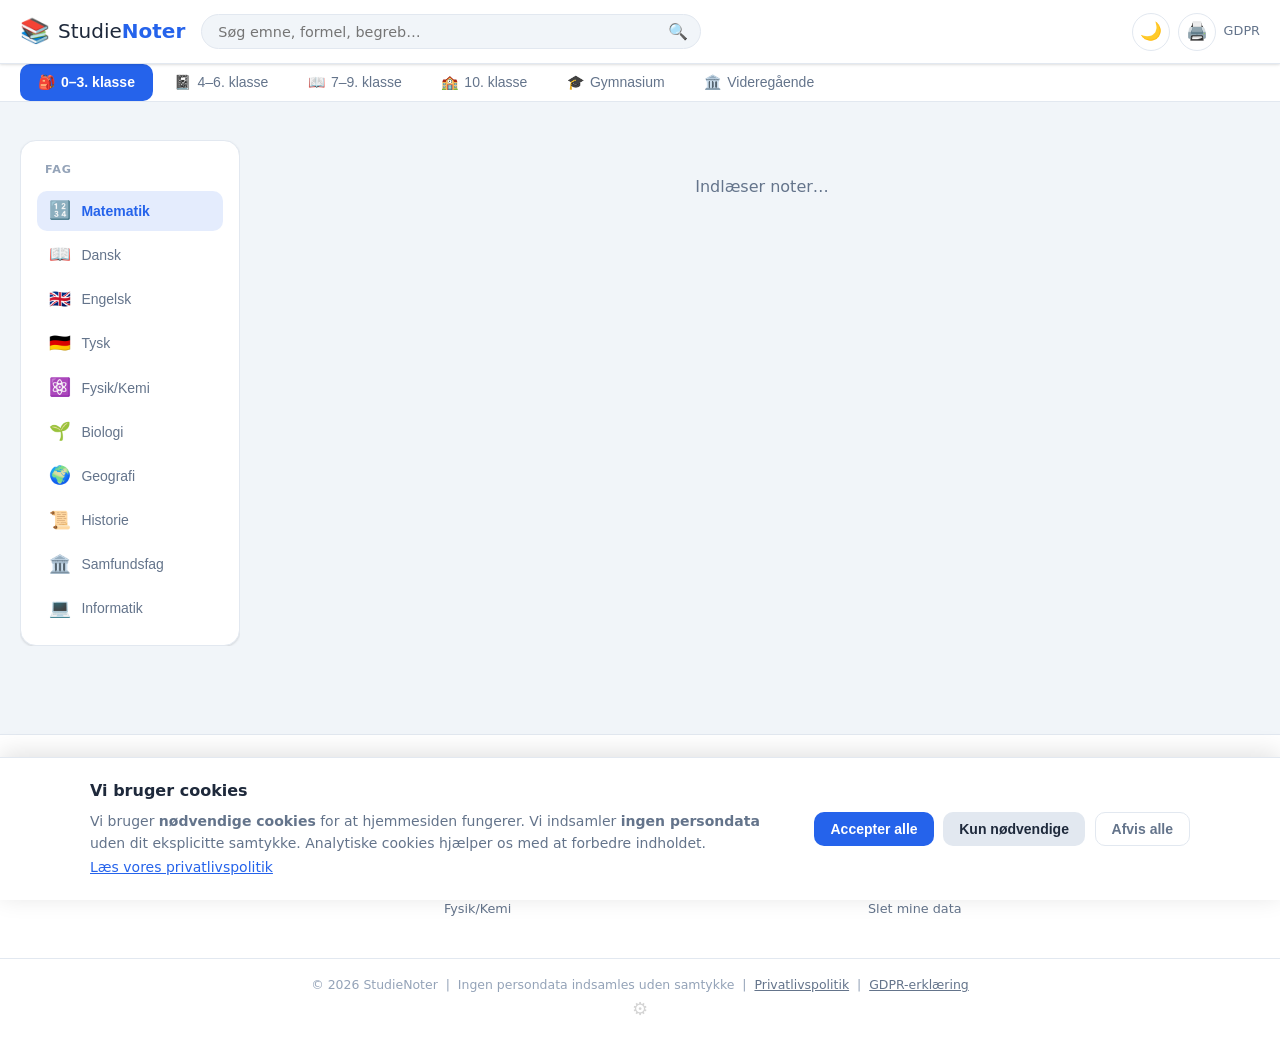
<file: fagnoter/index.html>
<!DOCTYPE html>
<html lang="da">
<head>
  <meta charset="UTF-8">
  <meta name="viewport" content="width=device-width, initial-scale=1.0">
  <meta name="description" content="StudieNoter – Gratis fagnoter og forklaringer fra 0. klasse til universitet. Dansk, Matematik, Engelsk, Tysk, Fysik/Kemi og meget mere.">
  <meta name="robots" content="index, follow">
  <title>StudieNoter – Fagnoter fra 0. klasse til Universitet</title>
  <link rel="stylesheet" href="style.css">
</head>
<body class="light">

  <!-- GDPR Cookie Banner -->
  <div id="cookie-banner" class="cookie-banner" role="dialog" aria-modal="true" aria-labelledby="cookie-title">
    <div class="cookie-content">
      <div class="cookie-text">
        <h3 id="cookie-title">Vi bruger cookies</h3>
        <p>Vi bruger <strong>nødvendige cookies</strong> for at hjemmesiden fungerer. Vi indsamler <strong>ingen persondata</strong> uden dit eksplicitte samtykke. Analytiske cookies hjælper os med at forbedre indholdet.</p>
        <a href="privacy.html" target="_blank" rel="noopener">Læs vores privatlivspolitik</a>
      </div>
      <div class="cookie-buttons">
        <button id="btn-accept-all" class="cookie-btn cookie-btn-accept">Accepter alle</button>
        <button id="btn-accept-necessary" class="cookie-btn cookie-btn-necessary">Kun nødvendige</button>
        <button id="btn-reject-all" class="cookie-btn cookie-btn-reject">Afvis alle</button>
      </div>
    </div>
  </div>

  <!-- Header -->
  <header class="header" role="banner">
    <div class="header-inner">
      <a href="index.html" class="logo" aria-label="StudieNoter – Forside">
        <span class="logo-icon" aria-hidden="true">📚</span>
        <span>Studie<strong>Noter</strong></span>
      </a>
      <div class="search-wrap">
        <label for="search-input" class="sr-only">Søg i fagnoter</label>
        <input type="search" id="search-input" class="search-input" placeholder="Søg emne, formel, begreb…" autocomplete="off" spellcheck="false">
        <span class="search-icon" aria-hidden="true">🔍</span>
        <div id="search-results" class="search-results" role="listbox" aria-label="Søgeresultater"></div>
      </div>
      <div class="header-actions">
        <button id="theme-toggle" class="icon-btn" aria-label="Skift mørkt/lyst tema" title="Skift tema">🌙</button>
        <button id="print-btn" class="icon-btn" aria-label="Udskriv note" title="Udskriv">🖨️</button>
        <a href="privacy.html" class="header-link">GDPR</a>
      </div>
    </div>
  </header>

  <!-- Level Navigation -->
  <nav class="level-nav" aria-label="Klassetrin">
    <div class="level-nav-inner">
      <button class="level-btn active" data-level="0-3" aria-pressed="true">
        <span aria-hidden="true">🎒</span> 0–3. klasse
      </button>
      <button class="level-btn" data-level="4-6" aria-pressed="false">
        <span aria-hidden="true">📓</span> 4–6. klasse
      </button>
      <button class="level-btn" data-level="7-9" aria-pressed="false">
        <span aria-hidden="true">📖</span> 7–9. klasse
      </button>
      <button class="level-btn" data-level="10" aria-pressed="false">
        <span aria-hidden="true">🏫</span> 10. klasse
      </button>
      <button class="level-btn" data-level="gym" aria-pressed="false">
        <span aria-hidden="true">🎓</span> Gymnasium
      </button>
      <button class="level-btn" data-level="uni" aria-pressed="false">
        <span aria-hidden="true">🏛️</span> Videregående
      </button>
    </div>
  </nav>

  <!-- Main Layout -->
  <div class="layout">

    <!-- Subject Sidebar -->
    <aside class="sidebar" aria-label="Fag">
      <div class="sidebar-inner">
        <h2 class="sidebar-heading">Fag</h2>
        <nav class="subject-nav" aria-label="Vælg fag">
          <button class="subject-btn active" data-subject="matematik" style="--subject-color:#2563eb" aria-pressed="true">
            <span class="subject-icon" aria-hidden="true">🔢</span><span>Matematik</span>
          </button>
          <button class="subject-btn" data-subject="dansk" style="--subject-color:#059669" aria-pressed="false">
            <span class="subject-icon" aria-hidden="true">📖</span><span>Dansk</span>
          </button>
          <button class="subject-btn" data-subject="engelsk" style="--subject-color:#dc2626" aria-pressed="false">
            <span class="subject-icon" aria-hidden="true">🇬🇧</span><span>Engelsk</span>
          </button>
          <button class="subject-btn" data-subject="tysk" style="--subject-color:#b45309" aria-pressed="false">
            <span class="subject-icon" aria-hidden="true">🇩🇪</span><span>Tysk</span>
          </button>
          <button class="subject-btn" data-subject="fysik-kemi" style="--subject-color:#7c3aed" aria-pressed="false">
            <span class="subject-icon" aria-hidden="true">⚛️</span><span>Fysik/Kemi</span>
          </button>
          <button class="subject-btn" data-subject="biologi" style="--subject-color:#10b981" aria-pressed="false">
            <span class="subject-icon" aria-hidden="true">🌱</span><span>Biologi</span>
          </button>
          <button class="subject-btn" data-subject="geografi" style="--subject-color:#0891b2" aria-pressed="false">
            <span class="subject-icon" aria-hidden="true">🌍</span><span>Geografi</span>
          </button>
          <button class="subject-btn" data-subject="historie" style="--subject-color:#ea580c" aria-pressed="false">
            <span class="subject-icon" aria-hidden="true">📜</span><span>Historie</span>
          </button>
          <button class="subject-btn" data-subject="samfundsfag" style="--subject-color:#e11d48" aria-pressed="false">
            <span class="subject-icon" aria-hidden="true">🏛️</span><span>Samfundsfag</span>
          </button>
          <button class="subject-btn" data-subject="informatik" style="--subject-color:#475569" aria-pressed="false">
            <span class="subject-icon" aria-hidden="true">💻</span><span>Informatik</span>
          </button>
        </nav>
      </div>
    </aside>

    <!-- Content Area -->
    <main class="content-area" id="content-area" aria-live="polite" aria-label="Fagnoter">
      <!-- Dynamically rendered by app.js -->
      <div class="loading-state">Indlæser noter…</div>
    </main>

  </div>

  <!-- Footer -->
  <footer class="footer" role="contentinfo">
    <div class="footer-inner">
      <div class="footer-col">
        <h4>📚 StudieNoter</h4>
        <p>Gratis fagnoter fra 0. klasse til universitet. Ingen registrering krævet – bare lær!</p>
      </div>
      <div class="footer-col">
        <h4>Hurtige links</h4>
        <ul>
          <li><a href="#" data-nav-subject="matematik">Matematik</a></li>
          <li><a href="#" data-nav-subject="dansk">Dansk</a></li>
          <li><a href="#" data-nav-subject="engelsk">Engelsk</a></li>
          <li><a href="#" data-nav-subject="fysik-kemi">Fysik/Kemi</a></li>
        </ul>
      </div>
      <div class="footer-col">
        <h4>Privatliv</h4>
        <ul>
          <li><a href="privacy.html">Privatlivspolitik</a></li>
          <li><a href="privacy.html#gdpr">GDPR</a></li>
          <li><a href="#" id="cookie-settings-btn">Cookie-indstillinger</a></li>
          <li><a href="privacy.html#slet-data">Slet mine data</a></li>
        </ul>
      </div>
    </div>
    <div class="footer-bottom">
      <p>© 2026 StudieNoter &nbsp;|&nbsp; Ingen persondata indsamles uden samtykke &nbsp;|&nbsp;
        <a href="privacy.html">Privatlivspolitik</a> &nbsp;|&nbsp;
        <a href="privacy.html#gdpr">GDPR-erklæring</a>
      </p>
      <a href="admin.html" style="color:#555;font-size:18px;opacity:0.25;text-decoration:none" aria-hidden="true">⚙</a>
    </div>
  </footer>

  <!-- Subject data files (one per subject to avoid connection timeout) -->
  <script src="data/matematik.js"></script>
  <script src="data/dansk.js"></script>
  <script src="data/engelsk.js"></script>
  <script src="data/tysk.js"></script>
  <script src="data/fysik.js"></script>
  <script src="data/biologi.js"></script>
  <script src="data/geografi.js"></script>
  <script src="data/historie.js"></script>
  <script src="data/samfundsfag.js"></script>
  <script src="data/informatik.js"></script>
  <!-- Assembles all subjects into CONTENT object -->
  <script src="content.js"></script>
  <script src="app.js"></script>
</body>
</html>
</file>
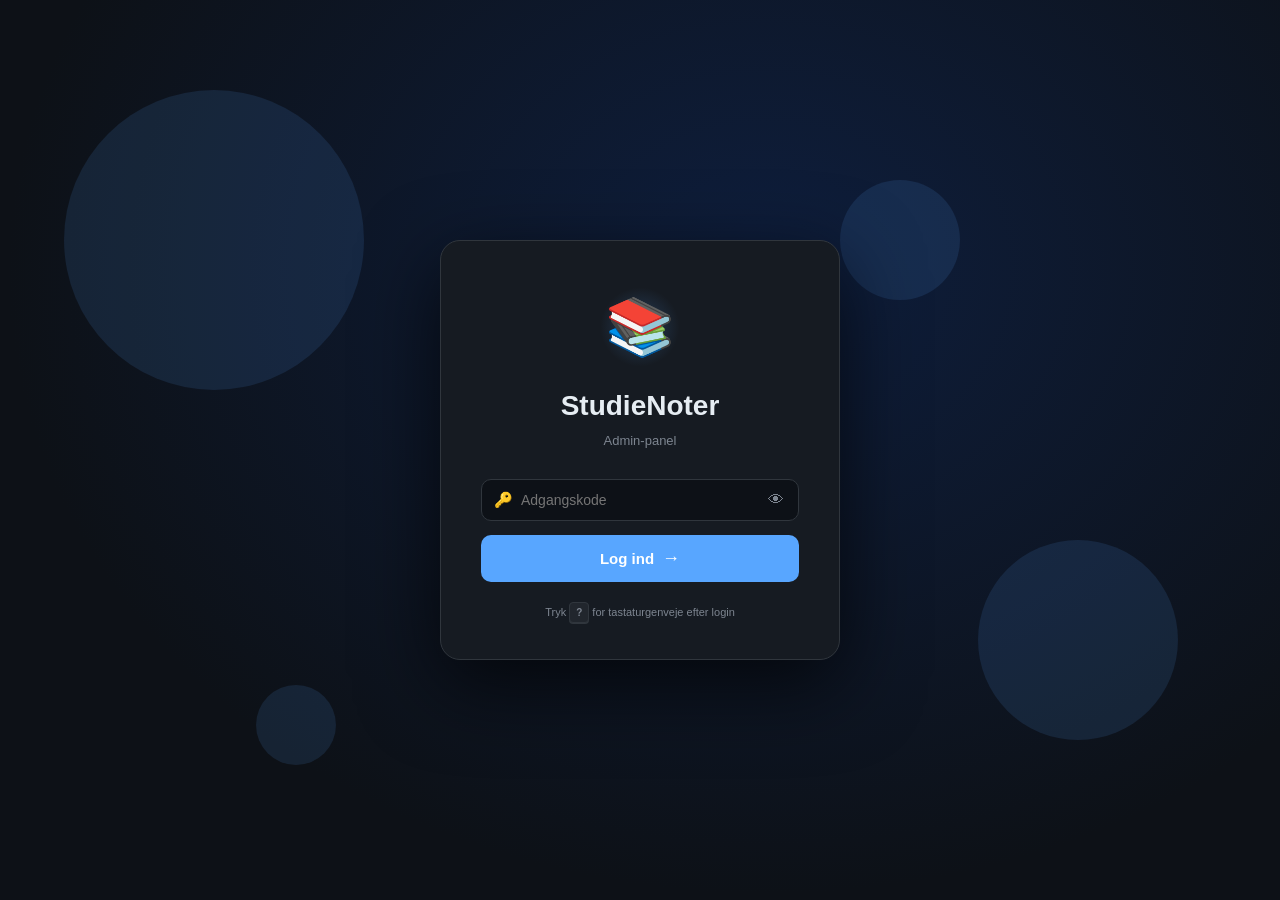
<file: fagnoter/admin.html>
<!DOCTYPE html>
<html lang="da">
<head>
  <meta charset="UTF-8">
  <meta name="viewport" content="width=device-width, initial-scale=1.0">
  <title>StudieNoter Admin</title>
  <link rel="stylesheet" href="admin.css">
</head>
<body>

<!-- TOAST -->
<div id="toast-container"></div>

<!-- KEYBOARD SHORTCUTS MODAL -->
<div id="shortcuts-modal" class="modal-overlay hidden" onclick="closeShortcuts(event)">
  <div class="modal-card shortcuts-card">
    <div class="modal-header">
      <h3>⌨️ Tastaturgenveje</h3>
      <button class="modal-close" onclick="closeShortcutsBtn()">✕</button>
    </div>
    <div class="shortcuts-grid">
      <div class="shortcut-group">
        <div class="shortcut-group-title">Editor</div>
        <div class="shortcut-item"><kbd>Ctrl</kbd><kbd>S</kbd><span>Gem note</span></div>
        <div class="shortcut-item"><kbd>Ctrl</kbd><kbd>B</kbd><span>Fed tekst</span></div>
        <div class="shortcut-item"><kbd>Ctrl</kbd><kbd>I</kbd><span>Kursiv</span></div>
        <div class="shortcut-item"><kbd>Ctrl</kbd><kbd>P</kbd><span>Fullscreen preview</span></div>
        <div class="shortcut-item"><kbd>Esc</kbd><span>Luk fullscreen</span></div>
      </div>
      <div class="shortcut-group">
        <div class="shortcut-group-title">Navigation</div>
        <div class="shortcut-item"><kbd>Ctrl</kbd><kbd>K</kbd><span>Command palette</span></div>
        <div class="shortcut-item"><kbd>?</kbd><span>Vis genveje</span></div>
        <div class="shortcut-item"><kbd>Ctrl</kbd><kbd>1</kbd><span>Dashboard</span></div>
        <div class="shortcut-item"><kbd>Ctrl</kbd><kbd>2</kbd><span>Tilføj note</span></div>
        <div class="shortcut-item"><kbd>Ctrl</kbd><kbd>3</kbd><span>Mine noter</span></div>
      </div>
    </div>
  </div>
</div>

<!-- COMMAND PALETTE -->
<div id="command-palette" class="modal-overlay hidden" onclick="closePalette(event)">
  <div class="palette-card">
    <div class="palette-search-wrap">
      <span class="palette-icon">⌘</span>
      <input type="text" id="palette-input" class="palette-input" placeholder="Søg noter, handlinger…" autocomplete="off">
      <kbd class="palette-esc">Esc</kbd>
    </div>
    <div id="palette-results" class="palette-results"></div>
  </div>
</div>

<!-- FULLSCREEN PREVIEW -->
<div id="fullscreen-overlay" class="fullscreen-overlay hidden">
  <div class="fullscreen-topbar">
    <span id="fullscreen-title" class="fullscreen-title">Preview</span>
    <button onclick="closeFullscreen()" class="fullscreen-close">✕ Luk <kbd>Esc</kbd></button>
  </div>
  <div id="fullscreen-content" class="fullscreen-content"></div>
</div>

<!-- LOGIN -->
<div id="login-screen">
  <div class="login-bg">
    <div class="login-particles">
      <span></span><span></span><span></span><span></span><span></span>
    </div>
  </div>
  <div class="login-card">
    <div class="login-logo">
      <span class="login-book">📚</span>
      <div class="login-logo-glow"></div>
    </div>
    <h1>StudieNoter</h1>
    <p class="login-sub">Admin-panel</p>
    <div class="login-field">
      <span class="field-icon">🔑</span>
      <input type="password" id="login-pass" placeholder="Adgangskode" autocomplete="current-password">
      <button id="toggle-pass" class="toggle-pass" type="button">👁</button>
    </div>
    <button id="login-btn" class="login-btn">
      <span>Log ind</span>
      <span class="login-btn-arrow">→</span>
    </button>
    <div id="login-error" class="login-error hidden">Forkert adgangskode – prøv igen</div>
    <p class="login-hint">Tryk <kbd>?</kbd> for tastaturgenveje efter login</p>
  </div>
</div>

<!-- APP -->
<div id="app" class="hidden">

  <!-- TOPBAR -->
  <header class="topbar">
    <div class="topbar-left">
      <button id="menu-toggle" class="icon-btn" title="Menu">☰</button>
      <a href="index.html" class="brand">
        <span class="brand-icon">📚</span>
        <span>Studie<strong>Noter</strong></span>
        <em>Admin</em>
      </a>
    </div>
    <div class="topbar-center">
      <button class="palette-trigger" onclick="openPalette()" title="Ctrl+K">
        <span>⌘ Søg noter og handlinger…</span>
        <kbd>Ctrl K</kbd>
      </button>
    </div>
    <div class="topbar-right">
      <span id="draft-badge" class="draft-badge hidden">● Kladde gemt</span>
      <span id="note-count-badge" class="badge">0 noter</span>
      <a href="index.html" target="_blank" class="topbar-btn">↗ Se side</a>
      <button class="icon-btn" title="Tastaturgenveje (?)" onclick="openShortcuts()">⌨️</button>
      <button id="btn-logout" class="topbar-btn danger">Log ud</button>
    </div>
  </header>

  <div class="layout">

    <!-- SIDEBAR -->
    <nav id="sidebar" class="sidebar">
      <div class="sidebar-section">
        <button class="nav-btn active" data-tab="dashboard">
          <span class="nav-icon">🏠</span>
          <span class="nav-label">Dashboard</span>
        </button>
        <button class="nav-btn" data-tab="add">
          <span class="nav-icon">✏️</span>
          <span class="nav-label">Tilføj note</span>
        </button>
        <button class="nav-btn" data-tab="notes">
          <span class="nav-icon">📋</span>
          <span class="nav-label">Mine noter</span>
          <span id="sidebar-count" class="nav-count">0</span>
        </button>
        <button class="nav-btn" data-tab="stats">
          <span class="nav-icon">📊</span>
          <span class="nav-label">Statistik</span>
        </button>
        <button class="nav-btn" data-tab="analytics">
          <span class="nav-icon">👁</span>
          <span class="nav-label">Besøgslog</span>
        </button>
        <button class="nav-btn" data-tab="settings">
          <span class="nav-icon">⚙️</span>
          <span class="nav-label">Indstillinger</span>
        </button>
      </div>

      <div class="sidebar-subjects">
        <p class="sidebar-heading">Hurtig-filter</p>
        <button class="subj-btn active" data-subject="all">Alle fag</button>
        <button class="subj-btn" data-subject="matematik" style="--c:#2563eb">🔢 Matematik</button>
        <button class="subj-btn" data-subject="dansk" style="--c:#059669">📖 Dansk</button>
        <button class="subj-btn" data-subject="engelsk" style="--c:#dc2626">🇬🇧 Engelsk</button>
        <button class="subj-btn" data-subject="tysk" style="--c:#b45309">🇩🇪 Tysk</button>
        <button class="subj-btn" data-subject="fysik-kemi" style="--c:#7c3aed">⚛️ Fysik/Kemi</button>
        <button class="subj-btn" data-subject="biologi" style="--c:#10b981">🌱 Biologi</button>
        <button class="subj-btn" data-subject="geografi" style="--c:#0891b2">🌍 Geografi</button>
        <button class="subj-btn" data-subject="historie" style="--c:#ea580c">📜 Historie</button>
        <button class="subj-btn" data-subject="samfundsfag" style="--c:#e11d48">🏛️ Samfundsfag</button>
        <button class="subj-btn" data-subject="informatik" style="--c:#475569">💻 Informatik</button>
      </div>

      <div class="sidebar-footer">
        <button class="quick-add-btn" onclick="switchTab('add')">
          <span>+</span> Ny note
        </button>
      </div>
    </nav>

    <!-- MAIN -->
    <main class="main">

      <!-- ── TAB: DASHBOARD ── -->
      <section id="tab-dashboard" class="panel">
        <div id="dashboard-content"></div>
      </section>

      <!-- ── TAB: TILFØJ ── -->
      <section id="tab-add" class="panel hidden">
        <div class="panel-header">
          <div>
            <h2 id="form-heading">Ny note</h2>
            <p class="panel-sub">Udfyld felterne og tryk <kbd class="inline-kbd">Ctrl+S</kbd> for at gemme</p>
          </div>
          <div style="display:flex;gap:8px;align-items:center">
            <span id="autosave-status" class="autosave-status hidden">💾 Kladde</span>
            <button id="btn-fullscreen" class="ghost-btn" title="Ctrl+P" onclick="openFullscreen()">⛶ Fullscreen</button>
            <button id="btn-clear-form" class="ghost-btn">✕ Ryd</button>
          </div>
        </div>

        <!-- META ROW -->
        <div class="meta-grid">
          <div class="field-group">
            <label>Fag</label>
            <select id="f-subject" class="field-select">
              <option value="matematik">🔢 Matematik</option>
              <option value="dansk">📖 Dansk</option>
              <option value="engelsk">🇬🇧 Engelsk</option>
              <option value="tysk">🇩🇪 Tysk</option>
              <option value="fysik-kemi">⚛️ Fysik/Kemi</option>
              <option value="biologi">🌱 Biologi</option>
              <option value="geografi">🌍 Geografi</option>
              <option value="historie">📜 Historie</option>
              <option value="samfundsfag">🏛️ Samfundsfag</option>
              <option value="informatik">💻 Informatik</option>
            </select>
          </div>
          <div class="field-group">
            <label>Niveau</label>
            <select id="f-level" class="field-select">
              <option value="0-3">🎒 0–3. klasse</option>
              <option value="4-6">📓 4–6. klasse</option>
              <option value="7-9">📖 7–9. klasse</option>
              <option value="10">🏫 10. klasse</option>
              <option value="gym">🎓 Gymnasium</option>
              <option value="uni">🏛️ Videregående</option>
            </select>
          </div>
          <div class="field-group" style="flex:3">
            <label>Titel</label>
            <input type="text" id="f-title" class="field-input" placeholder="F.eks. Pythagoras' sætning" maxlength="80">
          </div>
          <div class="field-group icon-group">
            <label>Ikon</label>
            <input type="text" id="f-icon" class="field-input icon-input" placeholder="📐" maxlength="4">
            <div class="icon-picker" id="icon-picker">
              <div class="icon-picker-grid" id="icon-grid"></div>
            </div>
          </div>
        </div>

        <div class="field-group" style="margin-bottom:14px">
          <label>Tags <small>(komma-separeret)</small></label>
          <input type="text" id="f-tags" class="field-input" placeholder="tag1, tag2, tag3" id="f-tags" list="tags-suggestions">
          <datalist id="tags-suggestions"></datalist>
        </div>

        <!-- SPLIT EDITOR -->
        <div class="editor-wrap">
          <div class="editor-pane">
            <div class="editor-header">
              <span class="editor-title">HTML-indhold</span>
              <div class="toolbar">
                <div class="tb-group">
                  <button class="tb tb-block" title="Definition-boks" data-insert="def">📘 Def</button>
                  <button class="tb tb-block" title="Formel-boks" data-insert="formula">🧮 Formel</button>
                  <button class="tb tb-block" title="Eksempel-boks" data-insert="example">💡 Eks</button>
                </div>
                <div class="tb-sep"></div>
                <div class="tb-group">
                  <button class="tb" title="Tip (gul)" data-insert="tip">💡 Tip</button>
                  <button class="tb" title="Advarsel (rød)" data-insert="warning">⚠️ Fejl</button>
                  <button class="tb" title="Til eksamen (orange)" data-insert="exam">🎯 Eks</button>
                  <button class="tb" title="Vidste du (grøn)" data-insert="funfact">🧠 Fun</button>
                  <button class="tb" title="Husk (blå)" data-insert="note">📌 Husk</button>
                </div>
                <div class="tb-sep"></div>
                <div class="tb-group">
                  <button class="tb" title="Trin-for-trin" data-insert="steps">🔢 Trin</button>
                  <button class="tb" title="Tabel" data-insert="table">▦ Tabel</button>
                  <button class="tb" title="Afsnit" data-insert="p">¶ P</button>
                </div>
                <div class="tb-sep"></div>
                <div class="tb-group">
                  <button class="tb" title="Fed (Ctrl+B)" data-insert="bold"><b>B</b></button>
                  <button class="tb" title="Kursiv (Ctrl+I)" data-insert="em"><i>I</i></button>
                  <button class="tb" title="Liste" data-insert="ul">≡</button>
                </div>
                <div class="tb-sep"></div>
                <button class="tb tb-clear" id="tb-clear-body" title="Ryd">✕</button>
              </div>
            </div>
            <textarea id="f-body" class="editor-textarea" placeholder="Brug toolbar-knapperne ovenfor til at indsætte bokse, eller skriv HTML direkte…&#10;&#10;Ctrl+S for at gemme" spellcheck="false"></textarea>
            <div class="editor-footer">
              <span id="char-count">0 tegn</span>
              <span id="word-count">0 ord</span>
              <span id="line-count">0 linjer</span>
              <span class="editor-hint">Ctrl+B fed · Ctrl+I kursiv · Ctrl+S gem</span>
            </div>
          </div>

          <div class="preview-pane">
            <div class="editor-header">
              <span class="editor-title">Live forhåndsvisning</span>
              <div style="display:flex;align-items:center;gap:8px">
                <div id="preview-subject-badge" class="preview-badge"></div>
                <button class="tb" title="Fullscreen (Ctrl+P)" onclick="openFullscreen()">⛶</button>
              </div>
            </div>
            <div id="preview-content" class="preview-content">
              <div class="preview-empty">
                <span>👀</span>
                <p>Forhåndsvisning vises her<br>når du skriver indhold</p>
              </div>
            </div>
          </div>
        </div>

        <div class="save-row">
          <button id="btn-save-note" class="save-btn">
            <span class="save-btn-icon">💾</span>
            <span class="save-btn-text">Gem note</span>
            <kbd class="save-kbd">Ctrl+S</kbd>
          </button>
          <div id="save-status" class="save-status hidden"></div>
        </div>
      </section>

      <!-- ── TAB: NOTER ── -->
      <section id="tab-notes" class="panel hidden">
        <div class="panel-header">
          <div>
            <h2>Mine noter</h2>
            <p class="panel-sub" id="notes-subtitle">Alle dine tilføjede noter</p>
          </div>
          <div class="notes-actions">
            <div class="search-wrap">
              <span>🔍</span>
              <input type="search" id="notes-search" class="search-input" placeholder="Søg noter…">
            </div>
            <select id="notes-sort" class="field-select" style="width:auto;padding:6px 10px;font-size:12px">
              <option value="newest">Nyeste først</option>
              <option value="oldest">Ældste først</option>
              <option value="alpha">A–Z</option>
              <option value="subject">Fag</option>
            </select>
            <button id="btn-export" class="ghost-btn">⬇ Eksporter</button>
            <button id="btn-import-trigger" class="ghost-btn">⬆ Importer</button>
            <input type="file" id="import-file" accept=".json" style="display:none">
          </div>
        </div>
        <div id="notes-list" class="notes-grid"></div>
      </section>

      <!-- ── TAB: STATISTIK ── -->
      <section id="tab-stats" class="panel hidden">
        <div class="panel-header">
          <div>
            <h2>Statistik</h2>
            <p class="panel-sub">Oversigt over dine noter per fag og niveau</p>
          </div>
        </div>
        <div id="stats-content"></div>
      </section>

      <!-- ── TAB: BESØGSLOG ── -->
      <section id="tab-analytics" class="panel hidden">
        <div class="panel-header">
          <div>
            <h2>Besøgslog</h2>
            <p class="panel-sub">Live data fra alle besøgende</p>
          </div>
          <div style="display:flex;gap:8px;align-items:center">
            <span id="log-age" class="badge"></span>
            <button id="btn-refresh-log" class="ghost-btn">↺ Opdater</button>
            <button id="btn-export-csv" class="ghost-btn">⬇ CSV</button>
            <button id="btn-clear-log" class="ghost-btn" style="color:var(--danger)">🗑 Ryd log</button>
          </div>
        </div>
        <div id="analytics-content">
          <div class="log-loading">Henter data…</div>
        </div>
      </section>

      <!-- ── TAB: INDSTILLINGER ── -->
      <section id="tab-settings" class="panel hidden">
        <div class="panel-header">
          <div>
            <h2>Indstillinger</h2>
            <p class="panel-sub">Administrer kode og data</p>
          </div>
        </div>
        <div class="settings-grid">
          <div class="settings-card">
            <h3>🔑 Skift adgangskode</h3>
            <div class="field-group"><label>Nuværende kode</label><input type="password" id="s-old" class="field-input"></div>
            <div class="field-group"><label>Ny kode</label><input type="password" id="s-new" class="field-input"></div>
            <div class="field-group"><label>Bekræft ny kode</label><input type="password" id="s-confirm" class="field-input"></div>
            <button id="btn-change-pass" class="primary-btn">Skift kode</button>
            <div id="pass-feedback" class="pass-feedback hidden"></div>
          </div>
          <div class="settings-card">
            <h3>🗄 Data backup</h3>
            <p class="settings-desc">Eksporter eller importer dine noter. Filformatet er JSON.</p>
            <div class="settings-btn-row">
              <button id="btn-export2" class="ghost-btn">⬇ Eksporter JSON</button>
              <button id="btn-export-js" class="ghost-btn">⬇ Eksporter JS</button>
            </div>
            <div class="settings-import-area" id="import-drop-zone">
              <span class="import-icon">⬆</span>
              <p>Træk en JSON-fil hertil eller</p>
              <button class="ghost-btn" onclick="document.getElementById('import-file2').click()">Vælg fil</button>
              <input type="file" id="import-file2" accept=".json" style="display:none">
            </div>
            <hr class="settings-hr">
            <h4 class="danger-label">Farezone</h4>
            <button id="btn-clear-all" class="danger-btn">🗑 Slet alle egne noter</button>
          </div>
          <div class="settings-card">
            <h3>⌨️ Tastaturgenveje</h3>
            <p class="settings-desc">Hurtig reference til alle genveje i admin-panelet.</p>
            <button class="ghost-btn" onclick="openShortcuts()" style="margin-bottom:8px">Vis alle genveje</button>
            <div class="shortcut-mini-list">
              <div class="shortcut-mini"><kbd>Ctrl</kbd><kbd>S</kbd><span>Gem note</span></div>
              <div class="shortcut-mini"><kbd>Ctrl</kbd><kbd>K</kbd><span>Command palette</span></div>
              <div class="shortcut-mini"><kbd>Ctrl</kbd><kbd>P</kbd><span>Fullscreen preview</span></div>
              <div class="shortcut-mini"><kbd>?</kbd><span>Vis genveje</span></div>
            </div>
          </div>
          <div class="settings-card">
            <h3>📎 Hurtige links</h3>
            <p class="settings-desc">Navigation til siden og nøglefunktioner.</p>
            <a href="index.html" target="_blank" class="link-item">📚 Åbn StudieNoter</a>
            <a href="privacy.html" target="_blank" class="link-item">🔒 Privatlivspolitik</a>
            <button class="link-item link-item-btn" onclick="switchTab('analytics')">👁 Besøgslog</button>
          </div>
        </div>
      </section>

    </main>
  </div>
</div>

<script src="admin.js"></script>
</body>
</html>
</file>
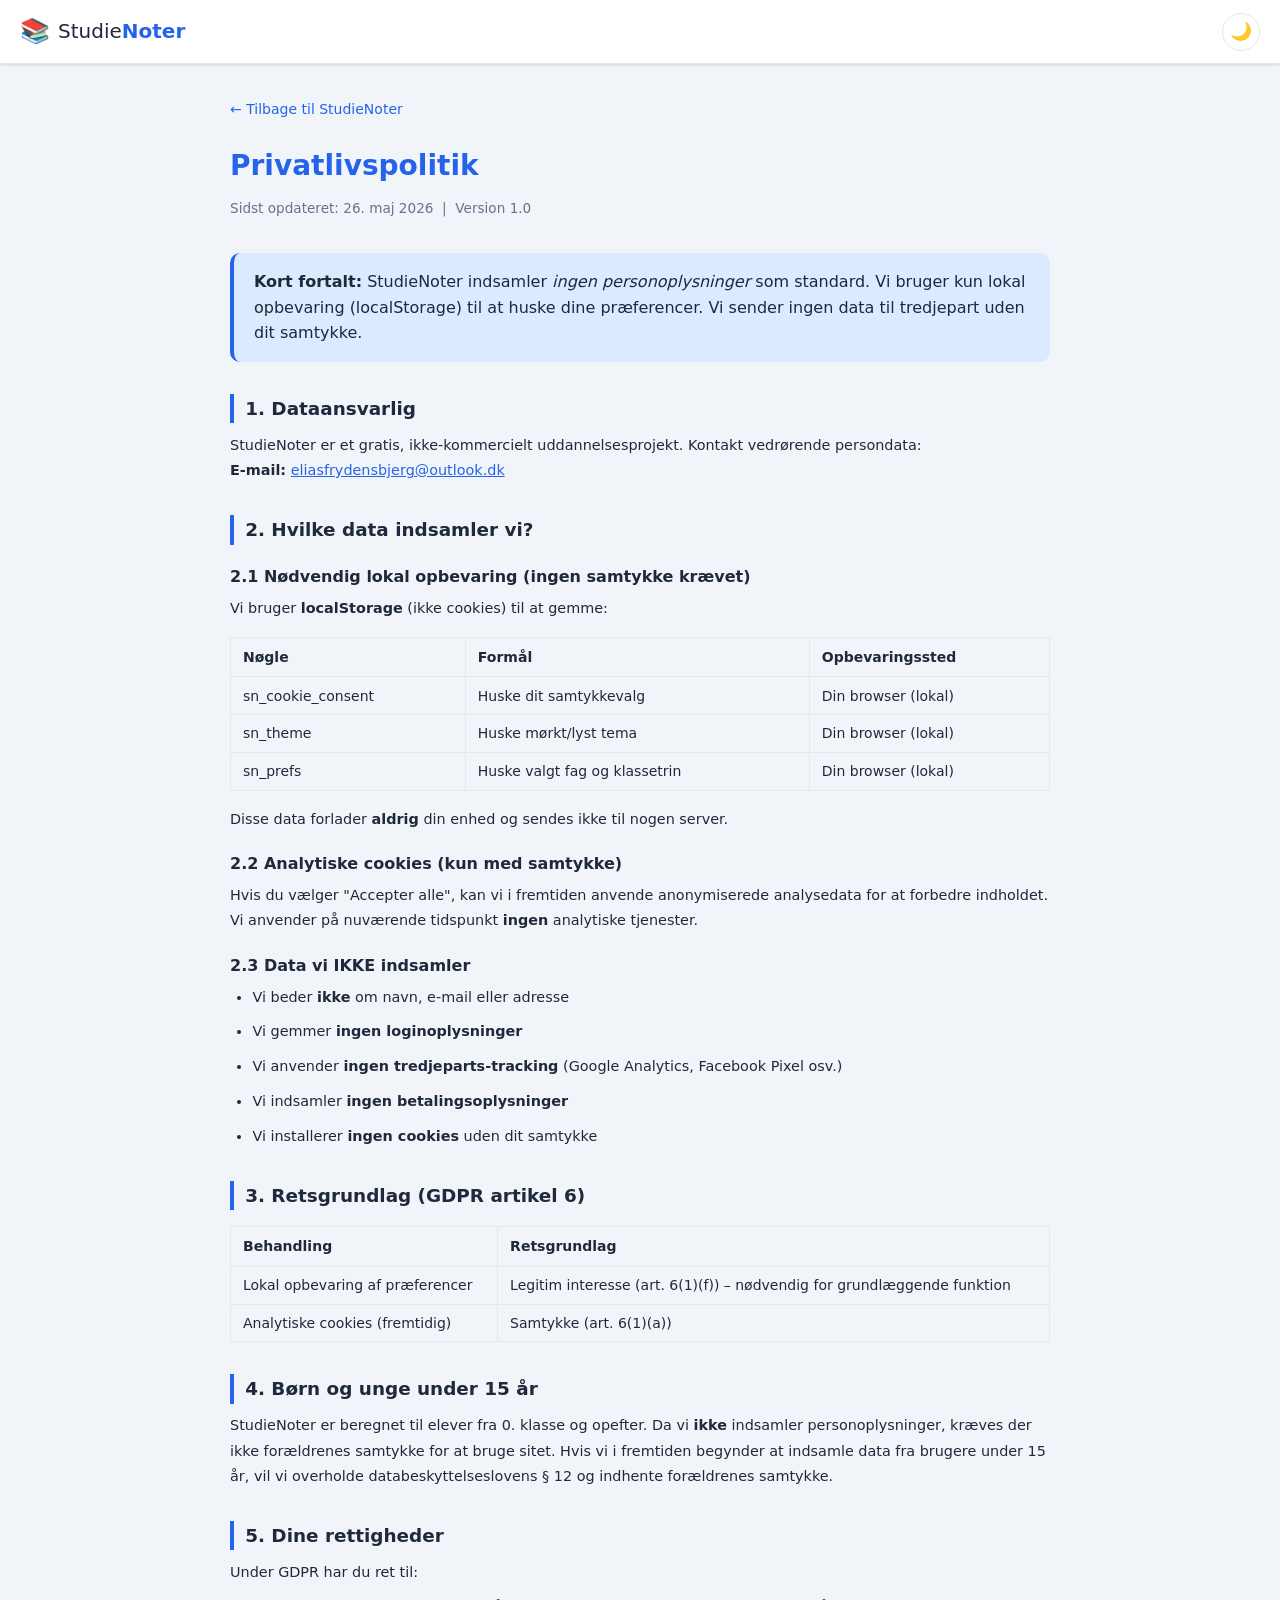
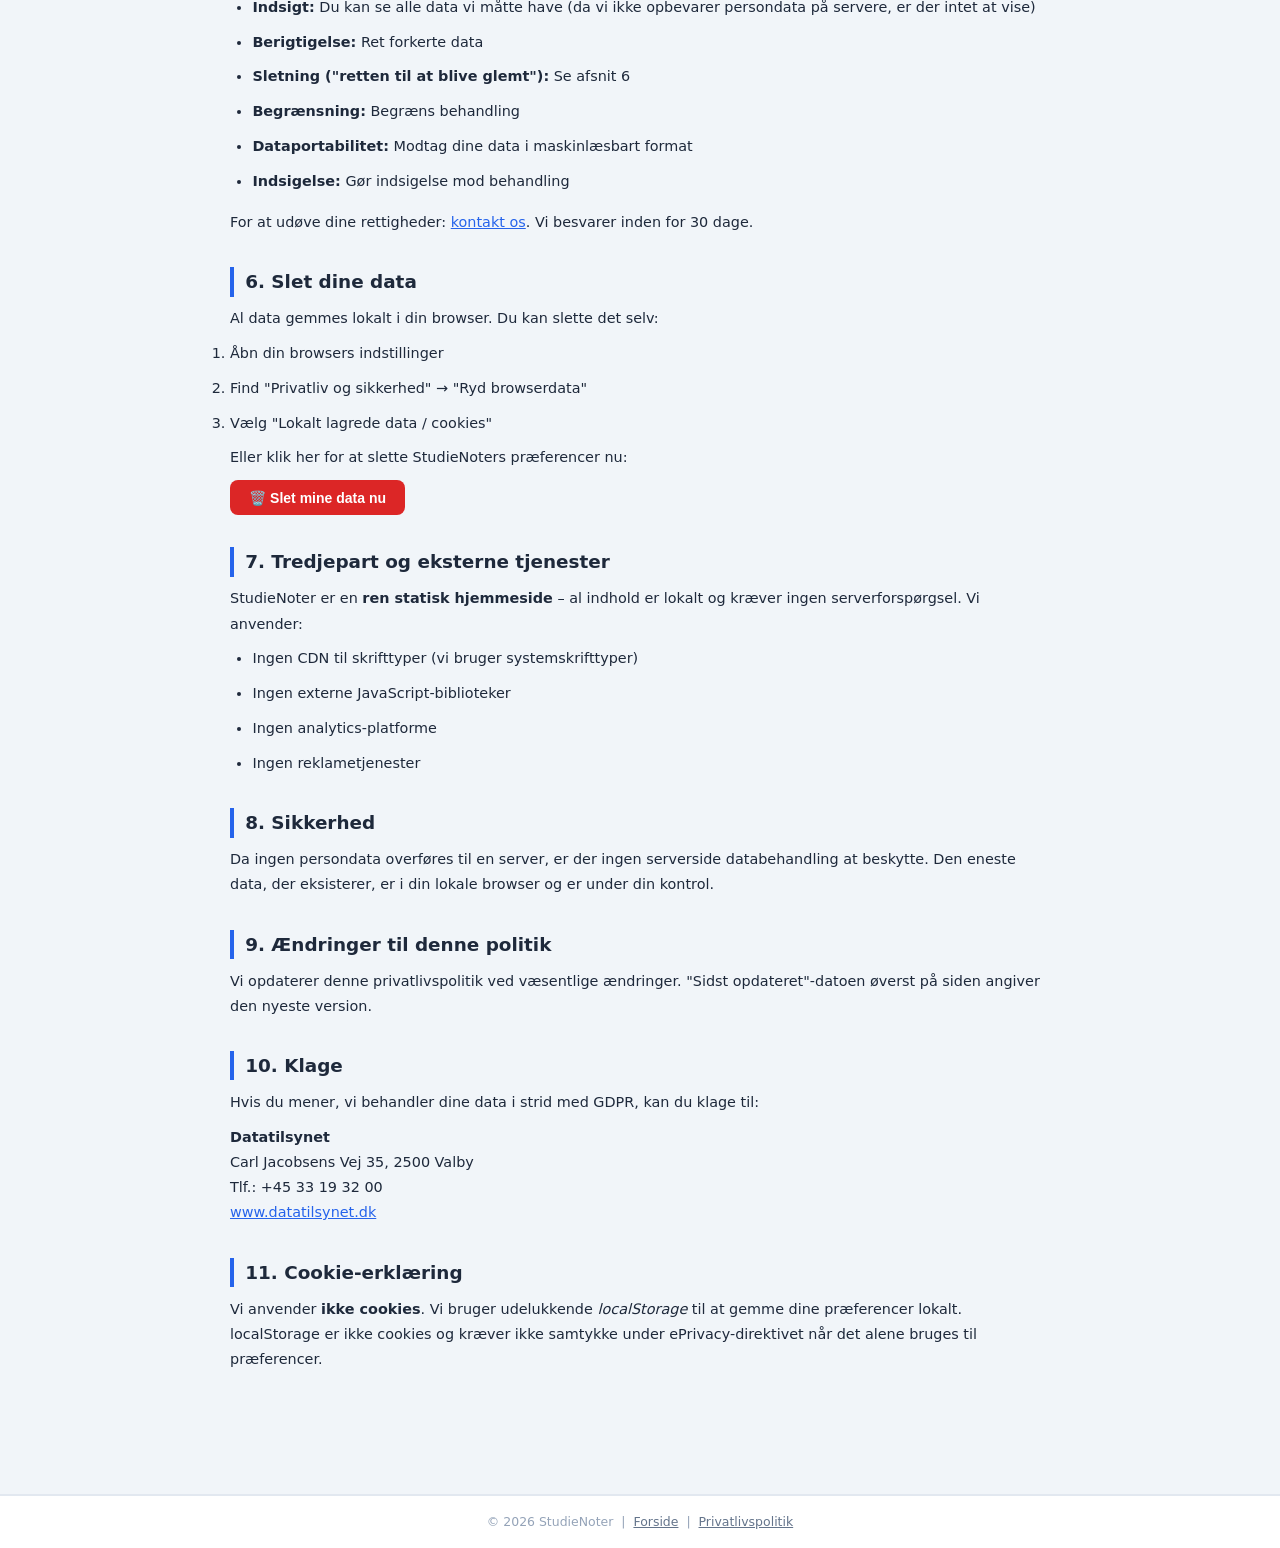
<file: fagnoter/privacy.html>
<!DOCTYPE html>
<html lang="da">
<head>
  <meta charset="UTF-8">
  <meta name="viewport" content="width=device-width, initial-scale=1.0">
  <title>Privatlivspolitik & GDPR – StudieNoter</title>
  <link rel="stylesheet" href="style.css">
  <style>
    .privacy-wrap { max-width: 860px; margin: 2rem auto; padding: 0 1.25rem 4rem; }
    .privacy-wrap h1 { font-size: 1.75rem; margin-bottom: .5rem; color: var(--primary); }
    .privacy-wrap .updated { font-size: .85rem; color: var(--text-2); margin-bottom: 2rem; }
    .privacy-wrap h2 { font-size: 1.15rem; margin: 2rem 0 .6rem; border-left: 4px solid var(--primary); padding-left: .7rem; }
    .privacy-wrap h3 { font-size: 1rem; margin: 1.2rem 0 .4rem; font-weight: 700; }
    .privacy-wrap p, .privacy-wrap li { font-size: .9rem; line-height: 1.75; color: var(--text); margin-bottom: .6rem; }
    .privacy-wrap ul { padding-left: 1.4rem; margin-bottom: 1rem; }
    .privacy-wrap table { width: 100%; border-collapse: collapse; margin: 1rem 0; font-size: .875rem; }
    .privacy-wrap th { background: var(--bg); font-weight: 700; padding: .5rem .75rem; border: 1px solid var(--border); text-align: left; }
    .privacy-wrap td { padding: .45rem .75rem; border: 1px solid var(--border); }
    .privacy-wrap a { color: var(--primary); }
    .privacy-wrap .highlight-box {
      background: var(--primary-light); border-radius: var(--radius);
      padding: 1rem 1.25rem; margin: 1rem 0; border-left: 4px solid var(--primary);
    }
    .back-link { display: inline-flex; align-items: center; gap: .4rem; margin-bottom: 1.5rem; color: var(--text-2); text-decoration: none; font-size: .875rem; }
    .back-link:hover { color: var(--primary); }
  </style>
</head>
<body class="light">

  <header class="header">
    <div class="header-inner">
      <a href="index.html" class="logo">
        <span class="logo-icon">📚</span>
        <span>Studie<strong>Noter</strong></span>
      </a>
      <div class="header-actions" style="margin-left:auto">
        <button id="theme-toggle" class="icon-btn" aria-label="Skift tema">🌙</button>
      </div>
    </div>
  </header>

  <div class="privacy-wrap">
    <a href="index.html" class="back-link">← Tilbage til StudieNoter</a>
    <h1>Privatlivspolitik</h1>
    <p class="updated">Sidst opdateret: 26. maj 2026 &nbsp;|&nbsp; Version 1.0</p>

    <div class="highlight-box">
      <strong>Kort fortalt:</strong> StudieNoter indsamler <em>ingen personoplysninger</em> som standard. Vi bruger kun lokal opbevaring (localStorage) til at huske dine præferencer. Vi sender ingen data til tredjepart uden dit samtykke.
    </div>

    <h2 id="gdpr">1. Dataansvarlig</h2>
    <p>StudieNoter er et gratis, ikke-kommercielt uddannelsesprojekt. Kontakt vedrørende persondata:<br>
    <strong>E-mail:</strong> <a href="mailto:eliasfrydensbjerg@outlook.dk">eliasfrydensbjerg@outlook.dk</a></p>

    <h2>2. Hvilke data indsamler vi?</h2>
    <h3>2.1 Nødvendig lokal opbevaring (ingen samtykke krævet)</h3>
    <p>Vi bruger <strong>localStorage</strong> (ikke cookies) til at gemme:</p>
    <table>
      <tr><th>Nøgle</th><th>Formål</th><th>Opbevaringssted</th></tr>
      <tr><td>sn_cookie_consent</td><td>Huske dit samtykkevalg</td><td>Din browser (lokal)</td></tr>
      <tr><td>sn_theme</td><td>Huske mørkt/lyst tema</td><td>Din browser (lokal)</td></tr>
      <tr><td>sn_prefs</td><td>Huske valgt fag og klassetrin</td><td>Din browser (lokal)</td></tr>
    </table>
    <p>Disse data forlader <strong>aldrig</strong> din enhed og sendes ikke til nogen server.</p>

    <h3>2.2 Analytiske cookies (kun med samtykke)</h3>
    <p>Hvis du vælger "Accepter alle", kan vi i fremtiden anvende anonymiserede analysedata for at forbedre indholdet. Vi anvender på nuværende tidspunkt <strong>ingen</strong> analytiske tjenester.</p>

    <h3>2.3 Data vi IKKE indsamler</h3>
    <ul>
      <li>Vi beder <strong>ikke</strong> om navn, e-mail eller adresse</li>
      <li>Vi gemmer <strong>ingen loginoplysninger</strong></li>
      <li>Vi anvender <strong>ingen tredjeparts-tracking</strong> (Google Analytics, Facebook Pixel osv.)</li>
      <li>Vi indsamler <strong>ingen betalingsoplysninger</strong></li>
      <li>Vi installerer <strong>ingen cookies</strong> uden dit samtykke</li>
    </ul>

    <h2>3. Retsgrundlag (GDPR artikel 6)</h2>
    <table>
      <tr><th>Behandling</th><th>Retsgrundlag</th></tr>
      <tr><td>Lokal opbevaring af præferencer</td><td>Legitim interesse (art. 6(1)(f)) – nødvendig for grundlæggende funktion</td></tr>
      <tr><td>Analytiske cookies (fremtidig)</td><td>Samtykke (art. 6(1)(a))</td></tr>
    </table>

    <h2>4. Børn og unge under 15 år</h2>
    <p>StudieNoter er beregnet til elever fra 0. klasse og opefter. Da vi <strong>ikke</strong> indsamler personoplysninger, kræves der ikke forældrenes samtykke for at bruge sitet. Hvis vi i fremtiden begynder at indsamle data fra brugere under 15 år, vil vi overholde databeskyttelseslovens § 12 og indhente forældrenes samtykke.</p>

    <h2>5. Dine rettigheder</h2>
    <p>Under GDPR har du ret til:</p>
    <ul>
      <li><strong>Indsigt:</strong> Du kan se alle data vi måtte have (da vi ikke opbevarer persondata på servere, er der intet at vise)</li>
      <li><strong>Berigtigelse:</strong> Ret forkerte data</li>
      <li><strong>Sletning ("retten til at blive glemt"):</strong> Se afsnit 6</li>
      <li><strong>Begrænsning:</strong> Begræns behandling</li>
      <li><strong>Dataportabilitet:</strong> Modtag dine data i maskinlæsbart format</li>
      <li><strong>Indsigelse:</strong> Gør indsigelse mod behandling</li>
    </ul>
    <p>For at udøve dine rettigheder: <a href="mailto:eliasfrydensbjerg@outlook.dk">kontakt os</a>. Vi besvarer inden for 30 dage.</p>

    <h2 id="slet-data">6. Slet dine data</h2>
    <p>Al data gemmes lokalt i din browser. Du kan slette det selv:</p>
    <ol>
      <li>Åbn din browsers indstillinger</li>
      <li>Find "Privatliv og sikkerhed" → "Ryd browserdata"</li>
      <li>Vælg "Lokalt lagrede data / cookies"</li>
    </ol>
    <p>Eller klik her for at slette StudieNoters præferencer nu:</p>
    <button onclick="clearLocalData()" style="padding:.6rem 1.2rem;background:#dc2626;color:#fff;border:none;border-radius:8px;cursor:pointer;font-size:.875rem;font-weight:600;">🗑️ Slet mine data nu</button>
    <p id="clear-msg" style="color:#059669;font-weight:600;display:none">✓ Data slettet!</p>

    <h2>7. Tredjepart og eksterne tjenester</h2>
    <p>StudieNoter er en <strong>ren statisk hjemmeside</strong> – al indhold er lokalt og kræver ingen serverforspørgsel. Vi anvender:</p>
    <ul>
      <li>Ingen CDN til skrifttyper (vi bruger systemskrifttyper)</li>
      <li>Ingen externe JavaScript-biblioteker</li>
      <li>Ingen analytics-platforme</li>
      <li>Ingen reklametjenester</li>
    </ul>

    <h2>8. Sikkerhed</h2>
    <p>Da ingen persondata overføres til en server, er der ingen serverside databehandling at beskytte. Den eneste data, der eksisterer, er i din lokale browser og er under din kontrol.</p>

    <h2>9. Ændringer til denne politik</h2>
    <p>Vi opdaterer denne privatlivspolitik ved væsentlige ændringer. "Sidst opdateret"-datoen øverst på siden angiver den nyeste version.</p>

    <h2>10. Klage</h2>
    <p>Hvis du mener, vi behandler dine data i strid med GDPR, kan du klage til:</p>
    <p><strong>Datatilsynet</strong><br>Carl Jacobsens Vej 35, 2500 Valby<br>
    Tlf.: +45 33 19 32 00<br>
    <a href="https://www.datatilsynet.dk" target="_blank" rel="noopener">www.datatilsynet.dk</a></p>

    <h2>11. Cookie-erklæring</h2>
    <p>Vi anvender <strong>ikke cookies</strong>. Vi bruger udelukkende <em>localStorage</em> til at gemme dine præferencer lokalt. localStorage er ikke cookies og kræver ikke samtykke under ePrivacy-direktivet når det alene bruges til præferencer.</p>

  </div>

  <footer class="footer">
    <div class="footer-bottom">
      <p>© 2026 StudieNoter &nbsp;|&nbsp;
        <a href="index.html">Forside</a> &nbsp;|&nbsp;
        <a href="privacy.html">Privatlivspolitik</a>
      </p>
    </div>
  </footer>

  <script>
    // Theme sync
    const THEME_KEY = 'sn_theme';
    function loadTheme() {
      try {
        const saved = localStorage.getItem(THEME_KEY);
        const t = saved || (window.matchMedia('(prefers-color-scheme: dark)').matches ? 'dark' : 'light');
        document.body.className = t;
        document.getElementById('theme-toggle').textContent = t === 'dark' ? '☀️' : '🌙';
      } catch {}
    }
    document.getElementById('theme-toggle').addEventListener('click', () => {
      const isDark = document.body.classList.contains('dark');
      const next = isDark ? 'light' : 'dark';
      document.body.className = next;
      document.getElementById('theme-toggle').textContent = next === 'dark' ? '☀️' : '🌙';
      try { localStorage.setItem(THEME_KEY, next); } catch {}
    });
    loadTheme();

    function clearLocalData() {
      try {
        ['sn_cookie_consent','sn_theme','sn_prefs'].forEach(k => localStorage.removeItem(k));
        document.getElementById('clear-msg').style.display = 'block';
        setTimeout(() => document.getElementById('clear-msg').style.display = 'none', 3000);
      } catch {}
    }
  </script>
</body>
</html>
</file>
<file: fagnoter/style.css>
/* ===== RESET & BASE ===== */
*, *::before, *::after { box-sizing: border-box; margin: 0; padding: 0; }
html { scroll-behavior: smooth; font-size: 16px; }

/* Screen-reader only utility */
.sr-only {
  position: absolute; width: 1px; height: 1px;
  padding: 0; margin: -1px; overflow: hidden;
  clip: rect(0,0,0,0); white-space: nowrap; border: 0;
}

/* ===== CSS VARIABLES ===== */
:root {
  --bg: #f1f5f9;
  --surface: #ffffff;
  --surface-2: #f8fafc;
  --border: #e2e8f0;
  --text: #1e293b;
  --text-2: #64748b;
  --text-3: #94a3b8;
  --primary: #2563eb;
  --primary-light: #dbeafe;
  --radius: 10px;
  --radius-lg: 16px;
  --shadow: 0 1px 3px rgba(0,0,0,.08), 0 1px 2px rgba(0,0,0,.06);
  --shadow-md: 0 4px 6px rgba(0,0,0,.07), 0 2px 4px rgba(0,0,0,.06);
  --shadow-lg: 0 10px 15px rgba(0,0,0,.08), 0 4px 6px rgba(0,0,0,.05);
  --transition: .2s ease;
  --header-h: 64px;
  --level-h: 52px;
  --sidebar-w: 220px;
  --font: -apple-system, BlinkMacSystemFont, 'Segoe UI', system-ui, sans-serif;
  --font-mono: 'Cascadia Code', 'Fira Code', 'Consolas', monospace;
}

body.dark {
  --bg: #0f172a;
  --surface: #1e293b;
  --surface-2: #162032;
  --border: #2d3f55;
  --text: #f1f5f9;
  --text-2: #94a3b8;
  --text-3: #64748b;
  --primary-light: #1e3a5f;
  --shadow: 0 1px 3px rgba(0,0,0,.3);
  --shadow-md: 0 4px 6px rgba(0,0,0,.25);
  --shadow-lg: 0 10px 15px rgba(0,0,0,.3);
}

body {
  font-family: var(--font);
  background: var(--bg);
  color: var(--text);
  line-height: 1.6;
  transition: background var(--transition), color var(--transition);
  min-height: 100vh;
}

/* ===== COOKIE BANNER (GDPR) ===== */
.cookie-banner {
  position: fixed; bottom: 0; left: 0; right: 0; z-index: 9999;
  background: var(--surface);
  border-top: 1px solid var(--border);
  box-shadow: 0 -4px 24px rgba(0,0,0,.12);
  padding: 1.25rem 1.5rem;
  animation: slideUp .35s ease;
}
.cookie-banner.hidden { display: none; }
@keyframes slideUp { from { transform: translateY(100%); opacity: 0; } to { transform: translateY(0); opacity: 1; } }

.cookie-content {
  max-width: 1100px; margin: 0 auto;
  display: flex; align-items: center; gap: 2rem; flex-wrap: wrap;
}
.cookie-text { flex: 1; min-width: 280px; }
.cookie-text h3 { font-size: 1rem; font-weight: 700; margin-bottom: .35rem; }
.cookie-text p { font-size: .875rem; color: var(--text-2); }
.cookie-text a { color: var(--primary); text-decoration: underline; font-size: .875rem; }
.cookie-buttons { display: flex; gap: .6rem; flex-wrap: wrap; }
.cookie-btn {
  padding: .5rem 1rem; border-radius: var(--radius); border: none;
  font-size: .875rem; font-weight: 600; cursor: pointer; transition: opacity var(--transition);
  white-space: nowrap;
}
.cookie-btn:hover { opacity: .85; }
.cookie-btn-accept  { background: var(--primary); color: #fff; }
.cookie-btn-necessary { background: var(--border); color: var(--text); }
.cookie-btn-reject  { background: transparent; color: var(--text-2); border: 1px solid var(--border); }

/* ===== HEADER ===== */
.header {
  position: sticky; top: 0; z-index: 100;
  background: var(--surface);
  border-bottom: 1px solid var(--border);
  box-shadow: var(--shadow);
  height: var(--header-h);
}
.header-inner {
  max-width: 1400px; margin: 0 auto; height: 100%;
  display: flex; align-items: center; gap: 1rem; padding: 0 1.25rem;
}

.logo {
  display: flex; align-items: center; gap: .5rem;
  font-size: 1.25rem; font-weight: 500; color: var(--text);
  text-decoration: none; white-space: nowrap; flex-shrink: 0;
}
.logo strong { color: var(--primary); font-weight: 800; }
.logo-icon { font-size: 1.5rem; }

.search-wrap {
  flex: 1; max-width: 500px; position: relative;
}
.search-input {
  width: 100%; padding: .55rem 2.5rem .55rem 1rem;
  border-radius: 9999px; border: 1.5px solid var(--border);
  background: var(--bg); color: var(--text);
  font-size: .9rem; font-family: var(--font);
  transition: border-color var(--transition), box-shadow var(--transition);
  outline: none;
}
.search-input:focus { border-color: var(--primary); box-shadow: 0 0 0 3px rgba(37,99,235,.15); }
.search-icon { position: absolute; right: .8rem; top: 50%; transform: translateY(-50%); pointer-events: none; }

.search-results {
  position: absolute; top: calc(100% + 6px); left: 0; right: 0;
  background: var(--surface); border: 1px solid var(--border);
  border-radius: var(--radius); box-shadow: var(--shadow-lg);
  max-height: 340px; overflow-y: auto; z-index: 200;
  display: none;
}
.search-results.visible { display: block; }
.search-result-item {
  padding: .65rem 1rem; cursor: pointer; border-bottom: 1px solid var(--border);
  transition: background var(--transition);
}
.search-result-item:last-child { border-bottom: none; }
.search-result-item:hover { background: var(--bg); }
.search-result-item .result-subject { font-size: .75rem; color: var(--text-2); }
.search-result-item .result-title { font-size: .9rem; font-weight: 600; }

.header-actions { display: flex; align-items: center; gap: .5rem; margin-left: auto; }
.icon-btn {
  width: 38px; height: 38px; border-radius: 50%;
  border: 1px solid var(--border); background: transparent;
  cursor: pointer; font-size: 1.1rem; display: grid; place-items: center;
  transition: background var(--transition);
}
.icon-btn:hover { background: var(--bg); }
.header-link { font-size: .8rem; color: var(--text-2); text-decoration: none; white-space: nowrap; }
.header-link:hover { color: var(--primary); }

/* ===== LEVEL NAV ===== */
.level-nav {
  background: var(--surface);
  border-bottom: 1px solid var(--border);
  position: sticky; top: var(--header-h); z-index: 90;
}
.level-nav-inner {
  max-width: 1400px; margin: 0 auto;
  display: flex; align-items: center; overflow-x: auto;
  padding: 0 1.25rem; gap: .25rem;
  scrollbar-width: none;
}
.level-nav-inner::-webkit-scrollbar { display: none; }

.level-btn {
  padding: .65rem 1.1rem; border-radius: var(--radius);
  border: none; background: transparent; color: var(--text-2);
  font-size: .875rem; font-weight: 500; cursor: pointer;
  white-space: nowrap; transition: all var(--transition);
  display: flex; align-items: center; gap: .4rem;
}
.level-btn:hover { background: var(--bg); color: var(--text); }
.level-btn.active {
  background: var(--primary); color: #fff; font-weight: 600;
}

/* ===== LAYOUT ===== */
.layout {
  max-width: 1400px; margin: 0 auto; padding: 1.5rem 1.25rem;
  display: grid; grid-template-columns: var(--sidebar-w) 1fr; gap: 1.5rem;
  min-height: calc(100vh - var(--header-h) - var(--level-h) - 200px);
}

/* ===== SIDEBAR ===== */
.sidebar {
  position: sticky;
  top: calc(var(--header-h) + var(--level-h) + 1.5rem);
  height: fit-content;
  max-height: calc(100vh - var(--header-h) - var(--level-h) - 3rem);
  overflow-y: auto;
  scrollbar-width: thin;
}
.sidebar-inner {
  background: var(--surface); border-radius: var(--radius-lg);
  border: 1px solid var(--border); padding: 1rem;
  box-shadow: var(--shadow);
}
.sidebar-heading {
  font-size: .7rem; font-weight: 700; text-transform: uppercase;
  letter-spacing: .08em; color: var(--text-3);
  padding: .25rem .5rem .75rem;
}
.subject-nav { display: flex; flex-direction: column; gap: .25rem; }

.subject-btn {
  display: flex; align-items: center; gap: .65rem;
  padding: .6rem .75rem; border-radius: var(--radius);
  border: none; background: transparent; color: var(--text-2);
  font-size: .875rem; font-weight: 500; cursor: pointer; text-align: left;
  transition: all var(--transition); width: 100%;
}
.subject-btn:hover { background: var(--bg); color: var(--text); }
.subject-btn.active {
  background: color-mix(in srgb, var(--subject-color) 12%, transparent);
  color: var(--subject-color); font-weight: 600;
}
.subject-icon { font-size: 1.1rem; flex-shrink: 0; }

/* ===== CONTENT AREA ===== */
.content-area { min-width: 0; }

/* Content header */
.content-header {
  background: var(--surface); border-radius: var(--radius-lg);
  border: 1px solid var(--border); padding: 1.5rem 1.75rem;
  margin-bottom: 1.25rem; box-shadow: var(--shadow);
  display: flex; align-items: center; gap: 1rem;
}
.content-header-icon { font-size: 2.5rem; flex-shrink: 0; }
.content-header-text h1 { font-size: 1.5rem; font-weight: 800; color: var(--text); }
.content-header-text p { color: var(--text-2); font-size: .9rem; margin-top: .2rem; }

/* Topic cards grid */
.topics-grid {
  display: grid; grid-template-columns: repeat(auto-fill, minmax(420px, 1fr));
  gap: 1.25rem;
}

/* Individual topic card */
.topic-card {
  background: var(--surface); border-radius: var(--radius-lg);
  border: 1px solid var(--border); box-shadow: var(--shadow);
  overflow: hidden; transition: box-shadow var(--transition), transform var(--transition);
}
.topic-card:hover { box-shadow: var(--shadow-md); transform: translateY(-1px); }

.topic-card-header {
  padding: 1rem 1.25rem;
  display: flex; align-items: center; gap: .75rem;
  cursor: pointer; user-select: none;
  border-bottom: 1px solid var(--border);
}
.topic-card-header.open { border-bottom-color: var(--border); }
.topic-icon { font-size: 1.4rem; flex-shrink: 0; }
.topic-title { font-size: 1rem; font-weight: 700; flex: 1; }
.topic-toggle {
  font-size: .75rem; color: var(--text-3);
  transition: transform var(--transition); flex-shrink: 0;
}
.topic-card-header.open .topic-toggle { transform: rotate(180deg); }

.topic-body { padding: 1.25rem; display: none; }
.topic-body.open { display: block; }

/* Theory content */
.topic-body h3 {
  font-size: .95rem; font-weight: 700;
  color: var(--primary); margin: 1rem 0 .5rem;
  border-left: 3px solid var(--primary); padding-left: .6rem;
}
.topic-body h3:first-child { margin-top: 0; }
.topic-body h4 { font-size: .875rem; font-weight: 600; margin: .75rem 0 .35rem; }
.topic-body p { font-size: .875rem; color: var(--text); margin-bottom: .65rem; line-height: 1.7; }
.topic-body ul, .topic-body ol { padding-left: 1.25rem; margin-bottom: .65rem; }
.topic-body li { font-size: .875rem; margin-bottom: .3rem; line-height: 1.6; }
.topic-body strong { font-weight: 700; }
.topic-body em { font-style: italic; color: var(--text-2); }
.topic-body table { width: 100%; border-collapse: collapse; margin: .75rem 0; font-size: .85rem; }
.topic-body th { background: var(--bg); font-weight: 700; padding: .45rem .75rem; border: 1px solid var(--border); }
.topic-body td { padding: .4rem .75rem; border: 1px solid var(--border); }
.topic-body tr:nth-child(even) td { background: var(--surface-2); }

/* Formula box */
.formula-box {
  background: var(--primary-light); border-radius: var(--radius);
  padding: .85rem 1.1rem; margin: .75rem 0;
  border-left: 4px solid var(--primary); font-family: var(--font-mono);
}
.formula { display: block; font-size: 1.05rem; font-weight: 700; color: var(--primary); }
.formula-explain { display: block; font-size: .8rem; color: var(--text-2); margin-top: .25rem; font-family: var(--font); }

/* Example box */
.example-box {
  background: var(--surface-2); border-radius: var(--radius);
  padding: .85rem 1.1rem; margin: .75rem 0;
  border: 1px solid var(--border);
}
.example-box .ex-label {
  font-size: .7rem; font-weight: 700; text-transform: uppercase;
  letter-spacing: .06em; color: var(--text-3); margin-bottom: .35rem;
}
.example-box .ex-problem { font-weight: 600; font-size: .9rem; }
.example-box .ex-solution { color: #059669; font-weight: 700; font-size: .9rem; margin: .25rem 0; }
.example-box .ex-explain { font-size: .8rem; color: var(--text-2); }

/* Tip box */
.tip-box {
  background: #fefce8; border-radius: var(--radius);
  padding: .75rem 1rem; margin: .75rem 0;
  border-left: 4px solid #eab308;
  font-size: .85rem;
}
body.dark .tip-box { background: #1c1a05; border-color: #854d0e; }
.tip-box::before { content: "💡 Tip: "; font-weight: 700; }

/* Warning/note box */
.note-box {
  background: #eff6ff; border-radius: var(--radius);
  padding: .75rem 1rem; margin: .75rem 0;
  border-left: 4px solid var(--primary);
  font-size: .85rem;
}
body.dark .note-box { background: #0f1f3a; }
.note-box::before { content: "📌 Husk: "; font-weight: 700; }

/* Code blocks (informatik) */
.code-block {
  background: #0f172a; color: #e2e8f0;
  font-family: var(--font-mono); font-size: .82rem;
  border-radius: var(--radius); padding: 1rem 1.1rem;
  overflow-x: auto; margin: .75rem 0; line-height: 1.65;
  white-space: pre;
}
body.dark .code-block { background: #020d1a; }

/* Tags */
.topic-tags { display: flex; flex-wrap: wrap; gap: .35rem; margin-top: .75rem; }
.tag {
  font-size: .7rem; padding: .2rem .55rem;
  border-radius: 9999px; background: var(--bg);
  color: var(--text-2); border: 1px solid var(--border);
}

/* No content state */
.empty-state {
  text-align: center; padding: 3rem 1rem;
  background: var(--surface); border-radius: var(--radius-lg);
  border: 1px solid var(--border);
  color: var(--text-2);
}
.empty-state .empty-icon { font-size: 3rem; margin-bottom: .75rem; }
.empty-state h3 { font-size: 1.1rem; margin-bottom: .35rem; color: var(--text); }

/* Loading */
.loading-state { text-align: center; padding: 3rem; color: var(--text-2); }

/* ===== FOOTER ===== */
.footer {
  background: var(--surface); border-top: 1px solid var(--border);
  margin-top: 3rem;
}
.footer-inner {
  max-width: 1400px; margin: 0 auto; padding: 2rem 1.25rem;
  display: grid; grid-template-columns: repeat(auto-fit, minmax(200px, 1fr));
  gap: 2rem;
}
.footer-col h4 { font-size: .875rem; font-weight: 700; margin-bottom: .75rem; }
.footer-col p { font-size: .8rem; color: var(--text-2); line-height: 1.65; }
.footer-col ul { list-style: none; }
.footer-col li { margin-bottom: .35rem; }
.footer-col a { font-size: .8rem; color: var(--text-2); text-decoration: none; }
.footer-col a:hover { color: var(--primary); }
.footer-bottom {
  border-top: 1px solid var(--border);
  padding: 1rem 1.25rem; text-align: center;
}
.footer-bottom p { font-size: .78rem; color: var(--text-3); }
.footer-bottom a { color: var(--text-2); }

/* Definition box */
.def-box {
  background: var(--primary-light); border-left: 4px solid var(--primary);
  border-radius: var(--radius); padding: .85rem 1.1rem; margin: .75rem 0;
  font-size: .875rem;
}
.def-box strong { color: var(--primary); }
.def-box .def-term { display: block; margin-bottom: .3rem; }

/* Fun fact / Did you know */
.fun-fact {
  background: #f0fdf4; border-left: 4px solid #10b981;
  border-radius: var(--radius); padding: .75rem 1rem; margin: .75rem 0;
  font-size: .875rem;
}
body.dark .fun-fact { background: #052e1c; border-color: #059669; }
.fun-fact::before { content: "🧠 Vidste du? "; font-weight: 700; color: #059669; }

/* Exam tip */
.exam-tip {
  background: #fff7ed; border-left: 4px solid #f97316;
  border-radius: var(--radius); padding: .75rem 1rem; margin: .75rem 0;
  font-size: .875rem;
}
body.dark .exam-tip { background: #1c0d00; border-color: #ea580c; }
.exam-tip::before { content: "🎯 Til eksamen: "; font-weight: 700; color: #ea580c; }

/* Common mistakes */
.warning-box {
  background: #fef2f2; border-left: 4px solid #dc2626;
  border-radius: var(--radius); padding: .75rem 1rem; margin: .75rem 0;
  font-size: .875rem;
}
body.dark .warning-box { background: #1c0000; border-color: #991b1b; }
.warning-box::before { content: "⚠️ Typisk fejl: "; font-weight: 700; color: #dc2626; }

/* Step-by-step solutions */
.steps { margin: .75rem 0; counter-reset: step-c; }
.steps .step {
  display: flex; gap: .75rem; align-items: flex-start;
  margin-bottom: .65rem; font-size: .875rem;
}
.steps .step-num {
  counter-increment: step-c;
  background: var(--primary); color: #fff;
  min-width: 24px; height: 24px; border-radius: 50%;
  font-size: .75rem; font-weight: 700;
  display: grid; place-items: center; flex-shrink: 0;
  margin-top: 1px;
}
.steps .step-content { flex: 1; }

/* Two-column grid (for tables side by side) */
.two-col { display: grid; grid-template-columns: 1fr 1fr; gap: .75rem; margin: .75rem 0; }
.two-col > * { margin: 0; }
@media (max-width: 600px) { .two-col { grid-template-columns: 1fr; } }

/* Difficulty badge */
.difficulty {
  display: inline-block; font-size: .68rem; font-weight: 700;
  padding: .15rem .55rem; border-radius: 9999px; margin-left: .5rem;
  vertical-align: middle; text-transform: uppercase; letter-spacing: .05em;
}
.diff-easy   { background: #dcfce7; color: #166534; }
.diff-medium { background: #fef9c3; color: #713f12; }
.diff-hard   { background: #fee2e2; color: #991b1b; }

/* Topic count badge on subject buttons */
.subject-count {
  font-size: .65rem; background: var(--bg);
  border-radius: 9999px; padding: .1rem .4rem;
  color: var(--text-3); margin-left: auto;
}
.subject-btn.active .subject-count { background: rgba(255,255,255,.25); color: inherit; }

/* Bigger example box with solution steps */
.example-box .ex-steps { margin-top: .5rem; }
.example-box .ex-step { font-size: .82rem; color: var(--text-2); padding: .2rem 0; padding-left: 1rem; border-left: 2px solid var(--border); margin-bottom: .25rem; }

/* Quote / context box */
.quote-box {
  border-left: 4px solid var(--text-3); padding: .65rem 1rem;
  margin: .75rem 0; font-style: italic; font-size: .875rem; color: var(--text-2);
}

/* Vocab table (language subjects) */
.vocab-table { width: 100%; border-collapse: collapse; margin: .75rem 0; font-size: .85rem; }
.vocab-table th { padding: .4rem .65rem; background: var(--bg); font-weight: 700; border: 1px solid var(--border); }
.vocab-table td { padding: .4rem .65rem; border: 1px solid var(--border); }
.vocab-table tr:nth-child(even) td { background: var(--surface-2); }
.vocab-table .v-target { font-weight: 700; }
.vocab-table .v-hint { font-size: .78rem; color: var(--text-2); }

/* ===== PRINT STYLES ===== */
@media print {
  .header, .level-nav, .sidebar, .cookie-banner, .footer,
  .icon-btn, .header-actions, .search-wrap { display: none !important; }
  .layout { grid-template-columns: 1fr; }
  .topic-body { display: block !important; }
  .topic-card { break-inside: avoid; box-shadow: none; border: 1px solid #ccc; }
  .content-area { max-width: 100%; }
  body { background: #fff; color: #000; }
  .formula-box { background: #f0f0f0; border-left: 4px solid #333; }
  .code-block { background: #f5f5f5; color: #000; border: 1px solid #ccc; }
}

/* ===== RESPONSIVE ===== */
@media (max-width: 900px) {
  :root { --sidebar-w: 190px; }
  .topics-grid { grid-template-columns: 1fr; }
}
@media (max-width: 700px) {
  .layout {
    grid-template-columns: 1fr;
    padding: 1rem .75rem;
  }
  .sidebar {
    position: static; max-height: none;
    order: -1;
  }
  .sidebar-inner { padding: .75rem; }
  .subject-nav { flex-direction: row; flex-wrap: wrap; gap: .4rem; }
  .subject-btn { padding: .45rem .7rem; font-size: .8rem; }
  .subject-icon { font-size: .95rem; }
  .search-wrap { max-width: 100%; }
  .header-inner { padding: 0 .75rem; gap: .5rem; }
  .header-link { display: none; }
  .content-header { padding: 1rem; }
  .content-header-icon { font-size: 2rem; }
  .content-header-text h1 { font-size: 1.2rem; }
}
@media (max-width: 400px) {
  .level-btn { font-size: .78rem; padding: .55rem .75rem; }
}
</file>
<file: fagnoter/admin.css>
/* ── Reset & Base ───────────────────────────────────────────────────────── */
*, *::before, *::after { box-sizing: border-box; margin: 0; padding: 0; }

:root {
  --bg:       #0d1117;
  --surface:  #161b22;
  --surface2: #1c2128;
  --surface3: #21262d;
  --border:   #30363d;
  --text:     #e6edf3;
  --muted:    #7d8590;
  --accent:   #58a6ff;
  --accent2:  #3fb950;
  --danger:   #f85149;
  --warn:     #d29922;
  --purple:   #a371f7;
  --orange:   #f0883e;
  --radius:   10px;
  --shadow:   0 8px 32px rgba(0,0,0,.5);
  --shadow-sm: 0 2px 8px rgba(0,0,0,.3);
}

body {
  font-family: -apple-system, BlinkMacSystemFont, 'Segoe UI', sans-serif;
  font-size: 14px;
  background: var(--bg);
  color: var(--text);
  min-height: 100vh;
  line-height: 1.5;
}

/* ── Toast ──────────────────────────────────────────────────────────────── */
#toast-container {
  position: fixed; bottom: 24px; right: 24px; z-index: 9999;
  display: flex; flex-direction: column; gap: 8px; pointer-events: none;
}
.toast {
  padding: 12px 20px; border-radius: var(--radius); font-size: 13px; font-weight: 500;
  max-width: 340px; animation: slideIn .25s ease; pointer-events: all; box-shadow: var(--shadow);
}
.toast-ok   { background: #0d2d1a; border: 1px solid #238636; color: #3fb950; }
.toast-err  { background: #2d0e0e; border: 1px solid #da3633; color: #f85149; }
.toast-info { background: #0c1d2d; border: 1px solid #1f6feb; color: #58a6ff; }
@keyframes slideIn { from { opacity:0; transform:translateY(12px); } }

/* ── Modals ──────────────────────────────────────────────────────────────── */
.modal-overlay {
  position: fixed; inset: 0; z-index: 200;
  background: rgba(0,0,0,.7);
  display: flex; align-items: flex-start; justify-content: center;
  padding-top: 80px;
  backdrop-filter: blur(4px);
  animation: fadeIn .15s ease;
}
@keyframes fadeIn { from { opacity: 0; } }
.modal-card {
  background: var(--surface);
  border: 1px solid var(--border);
  border-radius: 16px;
  width: 500px;
  max-width: 95vw;
  box-shadow: var(--shadow);
  animation: scaleIn .18s ease;
}
@keyframes scaleIn { from { opacity:0; transform:scale(.95) translateY(-8px); } }
.modal-header {
  display: flex; align-items: center; justify-content: space-between;
  padding: 16px 20px; border-bottom: 1px solid var(--border);
}
.modal-header h3 { font-size: 15px; font-weight: 700; }
.modal-close {
  background: none; border: none; color: var(--muted); cursor: pointer;
  font-size: 18px; padding: 4px 8px; border-radius: 6px; transition: background .15s;
}
.modal-close:hover { background: var(--surface3); color: var(--text); }

/* ── Keyboard Shortcuts ──────────────────────────────────────────────────── */
.shortcuts-card .modal-header { padding-bottom: 16px; }
.shortcuts-grid {
  display: grid; grid-template-columns: 1fr 1fr; gap: 0;
  padding: 20px;
}
.shortcut-group { display: flex; flex-direction: column; gap: 8px; padding: 0 12px 0 0; }
.shortcut-group:last-child { border-left: 1px solid var(--border); padding: 0 0 0 20px; }
.shortcut-group-title { font-size: 11px; font-weight: 700; text-transform: uppercase; letter-spacing: .08em; color: var(--muted); margin-bottom: 4px; }
.shortcut-item { display: flex; align-items: center; gap: 6px; font-size: 12px; }
.shortcut-item span { color: var(--muted); flex: 1; }
.shortcut-mini-list { display: flex; flex-direction: column; gap: 6px; }
.shortcut-mini { display: flex; align-items: center; gap: 6px; font-size: 12px; }
.shortcut-mini span { color: var(--muted); flex: 1; }

kbd {
  display: inline-flex; align-items: center; justify-content: center;
  padding: 2px 6px; border-radius: 4px; font-size: 10px; font-weight: 700;
  font-family: -apple-system, sans-serif;
  background: var(--surface3); border: 1px solid var(--border);
  color: var(--muted); white-space: nowrap; min-width: 20px;
  box-shadow: 0 1px 0 var(--border);
}
.inline-kbd { font-size: 11px; }

/* ── Command Palette ─────────────────────────────────────────────────────── */
.palette-card {
  width: 600px; max-width: 95vw;
  background: var(--surface);
  border: 1px solid var(--border);
  border-radius: 16px;
  box-shadow: 0 24px 80px rgba(0,0,0,.7);
  overflow: hidden;
  animation: scaleIn .15s ease;
}
.palette-search-wrap {
  display: flex; align-items: center; gap: 10px;
  padding: 14px 16px;
  border-bottom: 1px solid var(--border);
}
.palette-icon { font-size: 16px; color: var(--muted); flex-shrink: 0; }
.palette-input {
  flex: 1; background: none; border: none; outline: none;
  color: var(--text); font-size: 15px; font-family: inherit;
}
.palette-input::placeholder { color: var(--muted); }
.palette-esc { font-size: 10px; }
.palette-results { max-height: 360px; overflow-y: auto; padding: 8px 0; }
.palette-section-title { font-size: 10px; font-weight: 700; text-transform: uppercase; letter-spacing: .08em; color: var(--muted); padding: 8px 16px 4px; }
.palette-item {
  display: flex; align-items: center; gap: 8px;
  padding: 10px 16px; cursor: pointer; transition: background .1s;
}
.palette-item:hover, .palette-item.active { background: rgba(88,166,255,.1); }
.palette-item-label { flex: 1; font-size: 13px; }
.palette-item-meta { font-size: 11px; }
.palette-item-key { font-size: 10px; }
.palette-empty { padding: 24px; text-align: center; color: var(--muted); font-size: 13px; }

/* ── Fullscreen Preview ──────────────────────────────────────────────────── */
.fullscreen-overlay {
  position: fixed; inset: 0; z-index: 150;
  background: #0d1117;
  display: flex; flex-direction: column;
  animation: fadeIn .15s ease;
}
.fullscreen-topbar {
  display: flex; align-items: center; justify-content: space-between;
  padding: 12px 24px;
  background: var(--surface);
  border-bottom: 1px solid var(--border);
  flex-shrink: 0;
}
.fullscreen-title { font-weight: 700; font-size: 15px; }
.fullscreen-close {
  display: flex; align-items: center; gap: 8px;
  padding: 6px 14px; border-radius: 7px; border: 1px solid var(--border);
  background: none; color: var(--text); cursor: pointer; font-size: 13px;
  transition: background .15s;
}
.fullscreen-close:hover { background: var(--surface2); }
.fullscreen-content {
  flex: 1; overflow-y: auto;
  max-width: 760px; width: 100%; margin: 0 auto;
  padding: 40px 24px;
}

/* ── Login ──────────────────────────────────────────────────────────────── */
#login-screen {
  position: fixed; inset: 0;
  display: flex; align-items: center; justify-content: center;
  z-index: 100; overflow: hidden;
}
.login-bg {
  position: absolute; inset: 0;
  background: radial-gradient(ellipse at 60% 30%, #0e1e3d 0%, #0d1117 70%);
}
.login-particles { position: absolute; inset: 0; overflow: hidden; }
.login-particles span {
  position: absolute; border-radius: 50%;
  background: rgba(88,166,255,.12);
  animation: float linear infinite;
}
.login-particles span:nth-child(1) { width:300px;height:300px;top:10%;left:5%;animation-duration:20s;animation-delay:-5s; }
.login-particles span:nth-child(2) { width:200px;height:200px;top:60%;right:8%;animation-duration:25s;animation-delay:-10s; }
.login-particles span:nth-child(3) { width:150px;height:150px;top:40%;left:40%;animation-duration:18s;animation-delay:-2s; }
.login-particles span:nth-child(4) { width:80px;height:80px;bottom:15%;left:20%;animation-duration:15s;animation-delay:-7s; }
.login-particles span:nth-child(5) { width:120px;height:120px;top:20%;right:25%;animation-duration:22s;animation-delay:-14s; }
@keyframes float { 0%,100% { transform: translateY(0) scale(1); } 50% { transform: translateY(-30px) scale(1.05); } }

.login-card {
  position: relative; width: 400px;
  background: var(--surface);
  border: 1px solid var(--border);
  border-radius: 20px;
  padding: 44px 40px 36px;
  box-shadow: 0 24px 80px rgba(0,0,0,.7);
  text-align: center;
  animation: fadeUp .5s ease;
}
@keyframes fadeUp { from { opacity:0; transform:translateY(24px); } }
.login-logo { position: relative; display: inline-block; margin-bottom: 16px; }
.login-book { font-size: 3.5rem; display: block; position: relative; z-index: 1; }
.login-logo-glow {
  position: absolute; top: 50%; left: 50%;
  width: 80px; height: 80px; border-radius: 50%;
  background: radial-gradient(circle, rgba(88,166,255,.25) 0%, transparent 70%);
  transform: translate(-50%,-50%);
  animation: pulse 2s ease-in-out infinite;
}
@keyframes pulse { 0%,100% { opacity:.5; transform:translate(-50%,-50%) scale(1); } 50% { opacity:1; transform:translate(-50%,-50%) scale(1.2); } }
.login-card h1 { font-size: 1.75rem; font-weight: 800; margin-bottom: 4px; }
.login-sub { color: var(--muted); font-size: 13px; margin-bottom: 28px; }
.login-field {
  display: flex; align-items: center;
  background: var(--bg);
  border: 1px solid var(--border);
  border-radius: 10px;
  padding: 0 12px;
  margin-bottom: 14px;
  transition: border-color .2s, box-shadow .2s;
}
.login-field:focus-within { border-color: var(--accent); box-shadow: 0 0 0 3px rgba(88,166,255,.15); }
.login-field.shake { animation: shake .4s ease; }
@keyframes shake { 0%,100%{transform:translateX(0)} 25%{transform:translateX(-6px)} 75%{transform:translateX(6px)} }
.field-icon  { font-size: 15px; flex-shrink: 0; }
.toggle-pass { background:none; border:none; cursor:pointer; font-size:16px; padding:2px; color:var(--muted); }
.login-field input { flex:1; background:none; border:none; outline:none; color:var(--text); font-size:14px; padding:12px 8px; }
.login-btn {
  width: 100%; padding: 13px; border: none; border-radius: 10px;
  background: var(--accent); color: #fff;
  font-weight: 700; font-size: 15px; cursor: pointer;
  transition: all .2s; margin-top: 4px;
  display: flex; align-items: center; justify-content: center; gap: 8px;
}
.login-btn:hover { background: #4d9de0; box-shadow: 0 4px 20px rgba(88,166,255,.35); transform: translateY(-1px); }
.login-btn:active { transform: scale(.98); }
.login-btn.login-success { background: var(--accent2); }
.login-btn-arrow { font-size: 18px; }
.login-error {
  margin-top: 12px; padding: 9px 14px;
  background: #2d0e0e; border-radius: 8px; border: 1px solid rgba(248,81,73,.3);
  color: var(--danger); font-size: 12px;
}
.login-hint { margin-top: 20px; font-size: 11px; color: var(--muted); }

/* ── App Shell ──────────────────────────────────────────────────────────── */
#app { display: flex; flex-direction: column; min-height: 100vh; }

/* ── Topbar ─────────────────────────────────────────────────────────────── */
.topbar {
  height: 54px; display: flex; align-items: center; justify-content: space-between;
  padding: 0 16px;
  background: var(--surface);
  border-bottom: 1px solid var(--border);
  position: sticky; top: 0; z-index: 50;
  gap: 12px;
}
.topbar-left { display: flex; align-items: center; gap: 12px; flex-shrink: 0; }
.topbar-center { flex: 1; max-width: 480px; }
.topbar-right { display: flex; align-items: center; gap: 8px; flex-shrink: 0; }
.icon-btn {
  width: 32px; height: 32px; display: flex; align-items: center; justify-content: center;
  background: none; border: none; cursor: pointer; color: var(--muted);
  border-radius: 6px; font-size: 16px; transition: background .15s;
}
.icon-btn:hover { background: var(--surface2); color: var(--text); }
.brand { text-decoration: none; color: var(--text); font-size: 15px; display: flex; align-items: center; gap: 6px; }
.brand-icon { font-size: 18px; }
.brand em { font-style: normal; font-size: 11px; padding: 2px 8px; background: var(--accent); color: #fff; border-radius: 20px; font-weight: 600; }
.badge {
  font-size: 11px; padding: 3px 10px; background: var(--surface2);
  border: 1px solid var(--border); border-radius: 20px; color: var(--muted);
}
.draft-badge {
  font-size: 11px; padding: 3px 10px; border-radius: 20px;
  background: rgba(210,153,34,.12); border: 1px solid rgba(210,153,34,.3);
  color: var(--warn); animation: pulseBadge 2s ease-in-out infinite;
}
@keyframes pulseBadge { 0%,100%{opacity:1} 50%{opacity:.6} }
.topbar-btn {
  font-size: 12px; padding: 5px 12px; border-radius: 6px;
  border: 1px solid var(--border); background: none;
  color: var(--text); cursor: pointer; text-decoration: none;
  transition: background .15s;
}
.topbar-btn:hover { background: var(--surface2); }
.topbar-btn.danger { color: var(--danger); border-color: rgba(248,81,73,.3); }
.topbar-btn.danger:hover { background: rgba(248,81,73,.1); }
.palette-trigger {
  width: 100%; display: flex; align-items: center; justify-content: space-between;
  padding: 7px 12px; border-radius: 8px;
  border: 1px solid var(--border); background: var(--surface2);
  color: var(--muted); cursor: pointer; font-size: 13px;
  transition: all .15s; gap: 8px;
}
.palette-trigger:hover { border-color: var(--accent); color: var(--text); }

/* ── Layout ─────────────────────────────────────────────────────────────── */
.layout { display: flex; flex: 1; overflow: hidden; height: calc(100vh - 54px); }

/* ── Sidebar ────────────────────────────────────────────────────────────── */
.sidebar {
  width: 228px; flex-shrink: 0;
  background: var(--surface);
  border-right: 1px solid var(--border);
  overflow-y: auto;
  display: flex; flex-direction: column;
  padding: 10px 8px 8px;
  gap: 4px;
  transition: transform .25s;
}
.sidebar-section { display: flex; flex-direction: column; gap: 2px; margin-bottom: 12px; }
.nav-btn {
  display: flex; align-items: center; gap: 10px;
  padding: 8px 10px; border-radius: 8px;
  background: none; border: none; color: var(--muted);
  cursor: pointer; font-size: 13px; text-align: left; width: 100%;
  transition: all .15s; position: relative;
}
.nav-btn:hover { background: var(--surface2); color: var(--text); }
.nav-btn.active { background: rgba(88,166,255,.12); color: var(--accent); }
.nav-btn.active::before {
  content: ''; position: absolute; left: 0; top: 20%; bottom: 20%;
  width: 3px; border-radius: 0 3px 3px 0;
  background: var(--accent);
}
.nav-icon  { font-size: 16px; flex-shrink: 0; }
.nav-label { flex: 1; font-weight: 500; }
.nav-count {
  font-size: 11px; min-width: 20px; height: 20px;
  display: flex; align-items: center; justify-content: center;
  background: var(--accent); color: #fff; border-radius: 10px; font-weight: 700;
}
.sidebar-heading { font-size: 10px; font-weight: 700; color: var(--muted); letter-spacing: .08em; text-transform: uppercase; padding: 4px 10px 8px; }
.sidebar-subjects { display: flex; flex-direction: column; gap: 2px; flex: 1; }
.subj-btn {
  padding: 6px 10px; border-radius: 6px; border: none;
  background: none; color: var(--muted); cursor: pointer;
  font-size: 12px; text-align: left; width: 100%;
  transition: all .15s;
}
.subj-btn:hover { background: var(--surface2); color: var(--text); }
.subj-btn.active { background: color-mix(in srgb, var(--c, var(--accent)) 15%, transparent); color: color-mix(in srgb, var(--c, var(--accent)) 100%, white 20%); font-weight: 600; }
.sidebar-footer { padding: 12px 8px 4px; border-top: 1px solid var(--border); margin-top: 8px; }
.quick-add-btn {
  width: 100%; padding: 9px; border-radius: 8px;
  background: rgba(88,166,255,.1); border: 1px dashed rgba(88,166,255,.3);
  color: var(--accent); cursor: pointer; font-size: 13px; font-weight: 600;
  transition: all .15s; display: flex; align-items: center; justify-content: center; gap: 6px;
}
.quick-add-btn:hover { background: rgba(88,166,255,.18); border-style: solid; }

/* ── Main ───────────────────────────────────────────────────────────────── */
.main { flex: 1; overflow-y: auto; padding: 24px; }

/* ── Panel ──────────────────────────────────────────────────────────────── */
.panel { max-width: 1140px; margin: 0 auto; }
.panel-header {
  display: flex; align-items: flex-start; justify-content: space-between;
  margin-bottom: 24px; gap: 16px; flex-wrap: wrap;
}
.panel-header h2 { font-size: 1.25rem; font-weight: 700; }
.panel-sub { color: var(--muted); font-size: 12px; margin-top: 4px; }

/* ── Dashboard ───────────────────────────────────────────────────────────── */
.dashboard-hero {
  display: flex; align-items: center; justify-content: space-between;
  flex-wrap: wrap; gap: 20px;
  margin-bottom: 28px;
}
.dash-title { font-size: 1.5rem; font-weight: 800; }
.dash-sub { color: var(--muted); font-size: 13px; margin-top: 4px; }
.dash-quick-actions {
  display: flex; gap: 10px; flex-wrap: wrap;
}
.quick-card {
  display: flex; flex-direction: column; align-items: center; gap: 4px;
  padding: 12px 16px; border-radius: 12px;
  background: var(--surface); border: 1px solid var(--border);
  cursor: pointer; transition: all .2s; min-width: 80px;
  color: var(--muted);
}
.quick-card:hover { border-color: var(--accent); color: var(--text); transform: translateY(-2px); box-shadow: 0 4px 20px rgba(88,166,255,.15); }
.quick-card-primary { background: rgba(88,166,255,.08); border-color: rgba(88,166,255,.3); color: var(--accent); }
.quick-card-primary:hover { background: rgba(88,166,255,.15); }
.qc-icon { font-size: 1.4rem; }
.qc-label { font-size: 12px; font-weight: 600; }
.quick-card kbd { font-size: 9px; }

.dash-kpi-row {
  display: grid; grid-template-columns: repeat(auto-fill, minmax(200px, 1fr));
  gap: 12px; margin-bottom: 24px;
}
.kpi-card {
  background: var(--surface); border: 1px solid var(--border);
  border-radius: 14px; padding: 20px 18px;
  display: flex; flex-direction: column; gap: 6px;
  transition: all .2s; cursor: default;
  position: relative; overflow: hidden;
}
.kpi-card::before {
  content: ''; position: absolute; top: 0; left: 0; right: 0; height: 3px;
  border-radius: 14px 14px 0 0;
}
.kpi-card:hover { transform: translateY(-2px); box-shadow: var(--shadow-sm); }
.kpi-blue::before   { background: var(--accent); }
.kpi-green::before  { background: var(--accent2); }
.kpi-purple::before { background: var(--purple); }
.kpi-orange::before { background: var(--orange); }
.kpi-icon { font-size: 1.3rem; }
.kpi-num {
  font-size: 2rem; font-weight: 800; line-height: 1;
  background: linear-gradient(135deg, var(--text) 60%, var(--muted));
  -webkit-background-clip: text; -webkit-text-fill-color: transparent;
}
.kpi-text { font-size: 1.1rem !important; }
.kpi-label { font-size: 12px; color: var(--muted); }

.dash-body { display: grid; grid-template-columns: 1fr 1fr; gap: 16px; margin-bottom: 16px; }
.dash-card {
  background: var(--surface); border: 1px solid var(--border);
  border-radius: 14px; padding: 18px; overflow: hidden;
}
.dash-card-tips { grid-column: 1 / -1; }
.dash-card-header {
  display: flex; align-items: center; justify-content: space-between;
  margin-bottom: 14px;
}
.dash-card-header h3 { font-size: 13px; font-weight: 700; }
.ghost-btn-sm {
  padding: 4px 10px; border-radius: 6px; border: 1px solid var(--border);
  background: none; color: var(--muted); cursor: pointer; font-size: 11px;
  transition: background .15s;
}
.ghost-btn-sm:hover { background: var(--surface2); color: var(--text); }
.dash-note-row {
  display: flex; align-items: center; gap: 10px;
  padding: 9px 8px; border-radius: 8px; cursor: pointer; transition: background .15s;
}
.dash-note-row:hover { background: var(--surface2); }
.dash-note-icon { font-size: 1.2rem; flex-shrink: 0; }
.dash-note-info { flex: 1; min-width: 0; }
.dash-note-title { font-size: 13px; font-weight: 600; white-space: nowrap; overflow: hidden; text-overflow: ellipsis; display: block; }
.dash-note-meta  { font-size: 11px; color: var(--muted); }
.dash-note-arrow { color: var(--muted); font-size: 14px; transition: transform .15s; }
.dash-note-row:hover .dash-note-arrow { transform: translateX(3px); color: var(--accent); }
.dash-empty { color: var(--muted); font-size: 13px; padding: 16px 0; text-align: center; }
.link-btn { background: none; border: none; color: var(--accent); cursor: pointer; font-size: 13px; }
.dash-bar-list { display: flex; flex-direction: column; gap: 8px; }
.dash-bar-row { display: flex; align-items: center; gap: 10px; font-size: 12px; }
.dash-bar-label { width: 110px; flex-shrink: 0; color: var(--muted); }
.dash-bar-track { flex: 1; height: 5px; background: var(--surface2); border-radius: 3px; overflow: hidden; }
.dash-bar-fill { height: 100%; border-radius: 3px; transition: width .6s ease; }
.dash-bar-num { font-size: 11px; width: 20px; text-align: right; color: var(--muted); }
.dash-shortcuts { display: grid; grid-template-columns: repeat(auto-fill, minmax(200px, 1fr)); gap: 8px; }
.ds-row { display: flex; align-items: center; gap: 8px; font-size: 12px; }
.ds-row span { color: var(--muted); }

/* ── Form Fields ────────────────────────────────────────────────────────── */
.meta-grid { display: flex; gap: 12px; flex-wrap: wrap; margin-bottom: 14px; }
.field-group { display: flex; flex-direction: column; gap: 5px; min-width: 120px; flex: 1; }
.field-group label { font-size: 12px; font-weight: 600; color: var(--muted); }
.field-group label small { font-weight: 400; font-size: 11px; }
.field-input, .field-select {
  background: var(--surface);
  border: 1px solid var(--border);
  border-radius: 8px;
  color: var(--text);
  padding: 8px 11px;
  font-size: 13px;
  font-family: inherit;
  width: 100%;
  transition: border-color .2s, box-shadow .2s;
}
.field-input:focus, .field-select:focus {
  outline: none; border-color: var(--accent);
  box-shadow: 0 0 0 3px rgba(88,166,255,.1);
}
.field-select { cursor: pointer; }
.icon-group { position: relative; max-width: 90px; flex: 0 0 90px; }
.icon-input { font-size: 18px; text-align: center; cursor: pointer; }
.icon-picker {
  position: absolute; top: 100%; left: 0; z-index: 30;
  background: var(--surface2);
  border: 1px solid var(--border);
  border-radius: 10px;
  padding: 10px;
  box-shadow: var(--shadow);
  display: none; width: 220px;
}
.icon-picker.open { display: block; }
.icon-picker-grid { display: grid; grid-template-columns: repeat(7, 1fr); gap: 4px; }
.icon-opt {
  font-size: 18px; padding: 5px; border-radius: 6px;
  border: none; background: none; cursor: pointer;
  text-align: center; line-height: 1; transition: background .1s;
}
.icon-opt:hover { background: var(--border); }

/* ── Autosave ────────────────────────────────────────────────────────────── */
.autosave-status {
  font-size: 11px; padding: 4px 10px; border-radius: 20px;
  background: rgba(63,185,80,.1); border: 1px solid rgba(63,185,80,.3);
  color: var(--accent2);
}

/* ── Split Editor ───────────────────────────────────────────────────────── */
.editor-wrap {
  display: grid; grid-template-columns: 1fr 1fr; gap: 0;
  margin: 0 0 14px;
  border: 1px solid var(--border);
  border-radius: var(--radius);
  overflow: hidden;
}
.editor-pane, .preview-pane { display: flex; flex-direction: column; min-height: 380px; }
.editor-pane { border-right: 1px solid var(--border); }
.editor-header {
  display: flex; align-items: center; justify-content: space-between;
  padding: 8px 12px;
  background: var(--surface);
  border-bottom: 1px solid var(--border);
}
.editor-title { font-size: 11px; font-weight: 600; color: var(--muted); text-transform: uppercase; letter-spacing: .06em; }
.toolbar { display: flex; align-items: center; gap: 2px; flex-wrap: wrap; }
.tb-group { display: flex; align-items: center; gap: 1px; }
.tb {
  padding: 4px 7px; border-radius: 5px; border: none;
  background: none; color: var(--muted); cursor: pointer;
  font-size: 11px; font-weight: 600; transition: all .1s; white-space: nowrap;
}
.tb:hover { background: var(--border); color: var(--text); }
.tb-block:hover { background: rgba(88,166,255,.15); color: var(--accent); }
.tb-sep { width: 1px; height: 16px; background: var(--border); margin: 0 2px; }
.tb-clear:hover { background: rgba(248,81,73,.15); color: var(--danger); }
.editor-textarea {
  flex: 1; padding: 14px; background: var(--bg);
  border: none; outline: none; resize: none;
  color: var(--text); font-family: 'Cascadia Code', 'Consolas', 'Monaco', monospace;
  font-size: 12.5px; line-height: 1.75; tab-size: 2;
}
.editor-footer {
  padding: 6px 12px; display: flex; gap: 14px; align-items: center;
  background: var(--surface); border-top: 1px solid var(--border);
  font-size: 11px; color: var(--muted);
}
.editor-hint { margin-left: auto; opacity: .6; }
.preview-content {
  flex: 1; padding: 16px; background: var(--bg); overflow-y: auto;
}
.preview-empty {
  height: 100%; display: flex; flex-direction: column;
  align-items: center; justify-content: center; gap: 10px;
  color: var(--muted); font-size: 13px; text-align: center;
}
.preview-empty span { font-size: 2.5rem; }
.preview-badge {
  font-size: 11px; padding: 2px 10px; border-radius: 20px;
  background: var(--surface2); color: var(--muted);
}

/* ── Save Row ───────────────────────────────────────────────────────────── */
.save-row { display: flex; align-items: center; gap: 14px; margin-top: 16px; }
.save-btn {
  display: flex; align-items: center; gap: 8px;
  padding: 11px 24px; border: none; border-radius: 10px;
  background: var(--accent); color: #fff;
  font-weight: 700; font-size: 14px; cursor: pointer;
  transition: all .15s; position: relative; overflow: hidden;
}
.save-btn:hover { background: #4d9de0; box-shadow: 0 4px 16px rgba(88,166,255,.35); transform: translateY(-1px); }
.save-btn:active { transform: scale(.98); }
.save-kbd { background: rgba(255,255,255,.2); border-color: rgba(255,255,255,.3); color: rgba(255,255,255,.8); }
.save-status {
  font-size: 13px; padding: 7px 14px; border-radius: 8px; font-weight: 500;
}
.save-status.ok  { background:#0d2d1a; color:var(--accent2); border:1px solid #238636; }
.save-status.err { background:#2d0e0e; color:var(--danger);  border:1px solid #da3633; }

/* ── Buttons ────────────────────────────────────────────────────────────── */
.ghost-btn {
  padding: 7px 14px; border-radius: 7px; border: 1px solid var(--border);
  background: none; color: var(--text); cursor: pointer; font-size: 12px;
  transition: background .15s; white-space: nowrap;
}
.ghost-btn:hover { background: var(--surface2); }
.primary-btn {
  padding: 9px 18px; border-radius: 7px; border: none;
  background: var(--accent); color: #fff; font-weight: 600;
  cursor: pointer; font-size: 13px; transition: all .15s;
}
.primary-btn:hover { background: #4d9de0; }
.danger-btn {
  padding: 9px 18px; border-radius: 7px;
  background: rgba(248,81,73,.1); color: var(--danger); font-weight: 600;
  border: 1px solid rgba(248,81,73,.3);
  cursor: pointer; font-size: 13px; transition: background .15s;
}
.danger-btn:hover { background: rgba(248,81,73,.2); }

/* ── Notes Grid ─────────────────────────────────────────────────────────── */
.notes-actions { display: flex; align-items: center; gap: 8px; flex-wrap: wrap; }
.search-wrap {
  display: flex; align-items: center; gap: 8px;
  background: var(--surface);
  border: 1px solid var(--border);
  border-radius: 8px;
  padding: 0 10px;
  transition: border-color .2s;
}
.search-wrap:focus-within { border-color: var(--accent); }
.search-input {
  background: none; border: none; outline: none;
  color: var(--text); padding: 7px 0; font-size: 13px; width: 180px;
}
.notes-grid { display: flex; flex-direction: column; gap: 8px; }
.note-card {
  display: flex; align-items: center; gap: 14px;
  background: var(--surface); border: 1px solid var(--border);
  border-radius: 12px; padding: 12px 16px;
  transition: all .15s;
  animation: slideInNote .2s ease;
}
@keyframes slideInNote { from { opacity:0; transform:translateX(-8px); } }
.note-card:hover { border-color: rgba(88,166,255,.4); box-shadow: 0 0 0 1px rgba(88,166,255,.1); }
.note-card.deleting { opacity: .5; transform: scale(.98); }
.note-icon { font-size: 1.6rem; flex-shrink: 0; }
.note-body { flex: 1; min-width: 0; }
.note-title { font-weight: 600; white-space: nowrap; overflow: hidden; text-overflow: ellipsis; }
.note-preview { font-size: 12px; color: var(--muted); margin-top: 2px; white-space: nowrap; overflow: hidden; text-overflow: ellipsis; }
.note-meta { font-size: 12px; color: var(--muted); margin-top: 4px; display: flex; gap: 8px; flex-wrap: wrap; align-items: center; }
.note-date { margin-left: auto; font-size: 11px; opacity: .6; }
.subj-pill {
  padding: 2px 9px; border-radius: 20px; font-size: 11px; font-weight: 600;
  background: color-mix(in srgb, var(--c, var(--accent)) 15%, transparent);
  color: color-mix(in srgb, var(--c, var(--accent)) 100%, white 20%);
}
.note-actions { display: flex; gap: 5px; flex-shrink: 0; }
.note-btn {
  padding: 5px 10px; border-radius: 7px; border: 1px solid var(--border);
  background: none; color: var(--muted); cursor: pointer; font-size: 13px;
  transition: all .1s;
}
.note-btn:hover { background: var(--surface2); color: var(--text); }
.note-btn-dup:hover { background: rgba(210,153,34,.1); border-color: rgba(210,153,34,.3); color: var(--warn); }
.note-btn-del { border-color: transparent; }
.note-btn-del:hover { background: rgba(248,81,73,.12); border-color: rgba(248,81,73,.3); color: var(--danger); }
.notes-empty { text-align: center; padding: 60px 20px; color: var(--muted); }
.notes-empty span { font-size: 2.5rem; display: block; margin-bottom: 12px; }

/* ── Stats ──────────────────────────────────────────────────────────────── */
.stat-cards { display: grid; grid-template-columns: repeat(auto-fill, minmax(160px, 1fr)); gap: 12px; margin-bottom: 24px; }
.stat-card {
  background: var(--surface); border: 1px solid var(--border); border-radius: 12px;
  padding: 16px; display: flex; flex-direction: column; gap: 4px;
  border-left: 3px solid var(--c, var(--accent));
  transition: all .2s;
}
.stat-card:hover { transform: translateY(-2px); box-shadow: var(--shadow-sm); }
.stat-card-icon  { font-size: 1.3rem; }
.stat-card-num   { font-size: 1.5rem; font-weight: 800; line-height: 1; }
.stat-card-label { font-size: 12px; color: var(--muted); }
.stat-bar-row   { display: flex; flex-direction: column; gap: 9px; }
.stat-bar-item  { display: flex; align-items: center; gap: 10px; }
.stat-bar-label { font-size: 12px; width: 120px; flex-shrink: 0; color: var(--muted); }
.stat-bar-track { flex: 1; height: 6px; background: var(--surface2); border-radius: 3px; overflow: hidden; }
.stat-bar-fill  { height: 100%; border-radius: 3px; background: var(--c, var(--accent)); transition: width .5s ease; }
.stat-bar-num   { font-size: 11px; width: 24px; text-align: right; color: var(--muted); }
.stats-grid { display: grid; grid-template-columns: 1fr 1fr; gap: 14px; }

/* ── Settings ───────────────────────────────────────────────────────────── */
.settings-grid { display: grid; grid-template-columns: repeat(auto-fill, minmax(300px, 1fr)); gap: 16px; }
.settings-card {
  background: var(--surface); border: 1px solid var(--border);
  border-radius: 14px; padding: 20px; display: flex; flex-direction: column; gap: 12px;
}
.settings-card h3 { font-size: 14px; font-weight: 700; }
.settings-card h4 { font-size: 13px; font-weight: 600; }
.settings-desc { font-size: 12px; color: var(--muted); line-height: 1.5; }
.settings-btn-row { display: flex; gap: 8px; flex-wrap: wrap; }
.settings-import-area {
  border: 2px dashed var(--border); border-radius: 10px;
  padding: 20px; text-align: center; cursor: pointer;
  transition: all .2s; display: flex; flex-direction: column; align-items: center; gap: 8px;
}
.settings-import-area:hover, .settings-import-area.drag-over { border-color: var(--accent); background: rgba(88,166,255,.05); }
.import-icon { font-size: 1.5rem; color: var(--muted); }
.settings-import-area p { font-size: 12px; color: var(--muted); }
.settings-hr { border: none; border-top: 1px solid var(--border); }
.danger-label { font-size: 13px; font-weight: 600; color: var(--danger); }
.pass-feedback { padding: 8px 12px; border-radius: 8px; font-size: 12px; }
.pass-feedback.ok  { background:#0d2d1a; color:var(--accent2); }
.pass-feedback.err { background:#2d0e0e; color:var(--danger); }
.link-item {
  display: flex; align-items: center; gap: 8px;
  padding: 9px 12px; border-radius: 8px;
  border: 1px solid var(--border); color: var(--text);
  text-decoration: none; font-size: 13px;
  transition: all .15s;
}
.link-item:hover { background: var(--surface2); border-color: var(--accent); }
.link-item-btn { background: none; cursor: pointer; width: 100%; text-align: left; }

/* ── Spinner ─────────────────────────────────────────────────────────────── */
.spinner {
  display: inline-block; width: 16px; height: 16px; border-radius: 50%;
  border: 2px solid var(--border); border-top-color: var(--accent);
  animation: spin .7s linear infinite; margin-right: 8px; vertical-align: middle;
}
@keyframes spin { to { transform: rotate(360deg); } }

/* ── Utilities ──────────────────────────────────────────────────────────── */
.hidden { display: none !important; }

/* ── Scrollbar ──────────────────────────────────────────────────────────── */
::-webkit-scrollbar { width: 6px; height: 6px; }
::-webkit-scrollbar-track { background: transparent; }
::-webkit-scrollbar-thumb { background: var(--border); border-radius: 3px; }
::-webkit-scrollbar-thumb:hover { background: var(--muted); }

/* ── Analytics ──────────────────────────────────────────────────────────── */
.log-loading { padding: 40px; text-align: center; color: var(--muted); font-size: 14px; }
.log-empty   { padding: 40px; text-align: center; color: var(--muted); font-size: 14px; }
.log-error {
  padding: 20px; background: #2d0e0e; border: 1px solid #da3633;
  border-radius: 10px; color: var(--danger); font-size: 13px; line-height: 1.8;
}
.log-error code { display:block; margin-top:8px; background:var(--bg); padding:6px 10px; border-radius:5px; color:var(--text); font-size:12px; }
.analytics-grid { display: grid; grid-template-columns: 1fr 1fr; gap: 14px; }
.log-card { background: var(--surface); border: 1px solid var(--border); border-radius: 12px; padding: 16px; }
.log-card h3 { font-size: 13px; font-weight: 700; margin-bottom: 14px; }
.no-data { color: var(--muted); font-size: 12px; font-style: italic; }
.day-bars { display: flex; align-items: flex-end; gap: 5px; height: 80px; }
.day-col  { display: flex; flex-direction: column; align-items: center; gap: 4px; flex: 1; }
.day-bar-wrap { flex: 1; display: flex; align-items: flex-end; width: 100%; }
.day-bar { width: 100%; background: var(--accent); border-radius: 3px 3px 0 0; min-height: 2px; transition: height .3s; }
.day-label { font-size: 9px; color: var(--muted); white-space: nowrap; }
.hour-grid { display: grid; grid-template-columns: repeat(12, 1fr); gap: 3px; }
.hour-cell {
  aspect-ratio: 1; border-radius: 3px; font-size: 9px;
  display: flex; align-items: center; justify-content: center;
  color: var(--text); cursor: default;
}
.top-list { display: flex; flex-direction: column; gap: 7px; }
.top-item { display: flex; align-items: center; gap: 8px; }
.top-rank { font-size: 11px; font-weight: 800; color: var(--muted); width: 18px; text-align: right; flex-shrink: 0; }
.top-name { flex: 1; font-size: 12px; overflow: hidden; text-overflow: ellipsis; white-space: nowrap; }
.top-num  { font-size: 11px; font-weight: 700; color: var(--accent); flex-shrink: 0; }
.event-table { font-size: 12px; }
.event-row { display: grid; grid-template-columns: 90px 140px 1fr 60px 40px; padding: 7px 4px; border-bottom: 1px solid var(--border); gap: 8px; align-items: center; }
.event-header { font-weight: 700; color: var(--muted); font-size: 10px; text-transform: uppercase; }
.event-time   { color: var(--muted); font-size: 11px; line-height: 1.4; }
.event-time small { font-size: 10px; }
.event-type   { font-size: 11px; }
.event-detail { color: var(--text); overflow: hidden; text-overflow: ellipsis; white-space: nowrap; }
.event-sid    { font-family: monospace; font-size: 10px; color: var(--muted); }
.event-ua     { text-align: center; }

/* ── Preview content (inherits box styles) ───────────────────────────────── */
.preview-content .def-box,
.fullscreen-content .def-box { background:rgba(56,139,253,.08); border-left:3px solid #388bfd; border-radius:6px; padding:10px 14px; margin:8px 0; font-size:13px; }
.preview-content .formula-box,
.fullscreen-content .formula-box { background:rgba(63,185,80,.08); border-left:3px solid #3fb950; border-radius:6px; padding:10px 14px; margin:8px 0; font-family:monospace; font-size:13px; }
.preview-content .example-box,
.fullscreen-content .example-box { background:rgba(210,153,34,.08); border-left:3px solid #d29922; border-radius:6px; padding:10px 14px; margin:8px 0; font-size:13px; }
.preview-content .tip-box,
.fullscreen-content .tip-box { background:rgba(210,153,34,.06); border-left:3px solid #d29922; border-radius:6px; padding:8px 14px; margin:8px 0; font-size:13px; }
.preview-content .tip-box::before,
.fullscreen-content .tip-box::before { content:"💡 Tip: "; font-weight:700; }
.preview-content .warning-box,
.fullscreen-content .warning-box { background:rgba(248,81,73,.07); border-left:3px solid var(--danger); border-radius:6px; padding:8px 14px; margin:8px 0; font-size:13px; }
.preview-content .warning-box::before,
.fullscreen-content .warning-box::before { content:"⚠️ Typisk fejl: "; font-weight:700; }
.preview-content .exam-tip,
.fullscreen-content .exam-tip { background:rgba(240,136,62,.08); border-left:3px solid var(--orange); border-radius:6px; padding:8px 14px; margin:8px 0; font-size:13px; }
.preview-content .exam-tip::before,
.fullscreen-content .exam-tip::before { content:"🎯 Til eksamen: "; font-weight:700; }
.preview-content .fun-fact,
.fullscreen-content .fun-fact { background:rgba(63,185,80,.07); border-left:3px solid var(--accent2); border-radius:6px; padding:8px 14px; margin:8px 0; font-size:13px; }
.preview-content .fun-fact::before,
.fullscreen-content .fun-fact::before { content:"🧠 Vidste du? "; font-weight:700; color:var(--accent2); }
.preview-content .note-box,
.fullscreen-content .note-box { background:rgba(88,166,255,.07); border-left:3px solid var(--accent); border-radius:6px; padding:8px 14px; margin:8px 0; font-size:13px; }
.preview-content .note-box::before,
.fullscreen-content .note-box::before { content:"📌 Husk: "; font-weight:700; }
.preview-content .ex-label { font-size:10px; font-weight:700; letter-spacing:.06em; background:#d29922; color:#0d1117; padding:1px 6px; border-radius:3px; margin-right:8px; }
.preview-content .steps, .fullscreen-content .steps { margin:.5rem 0; }
.preview-content .step, .fullscreen-content .step { display:flex; gap:8px; align-items:flex-start; margin-bottom:6px; font-size:13px; }
.preview-content .step-num, .fullscreen-content .step-num { background:var(--accent); color:#fff; min-width:22px; height:22px; border-radius:50%; font-size:11px; font-weight:700; display:grid; place-items:center; flex-shrink:0; margin-top:2px; }
.preview-content .step-content, .fullscreen-content .step-content { flex:1; }
.preview-content p, .fullscreen-content p { font-size:13px; margin:6px 0; line-height:1.65; }
.preview-content strong, .fullscreen-content strong { font-weight:700; }
.preview-content em, .fullscreen-content em { font-style:italic; }
.preview-content table, .fullscreen-content table { width:100%; border-collapse:collapse; margin:8px 0; font-size:12px; }
.preview-content th, .fullscreen-content th { background:rgba(255,255,255,.05); padding:6px 10px; border:1px solid var(--border); font-weight:700; }
.preview-content td, .fullscreen-content td { padding:5px 10px; border:1px solid var(--border); }
.preview-content ul, .fullscreen-content ul { padding-left:20px; margin:6px 0; font-size:13px; }
.preview-content li, .fullscreen-content li { margin-bottom:4px; }

/* ── Responsive ─────────────────────────────────────────────────────────── */
@media (max-width: 900px) {
  .sidebar { position:fixed; left:0; top:54px; bottom:0; z-index:40; transform:translateX(-100%); }
  .sidebar.open { transform:translateX(0); }
  .editor-wrap { grid-template-columns: 1fr; }
  .editor-pane { border-right:none; border-bottom:1px solid var(--border); }
  .meta-grid { flex-direction: column; }
  .settings-grid { grid-template-columns: 1fr; }
  .analytics-grid { grid-template-columns: 1fr; }
  .dash-body { grid-template-columns: 1fr; }
  .dash-kpi-row { grid-template-columns: repeat(2, 1fr); }
  .topbar-center { display: none; }
  .stats-grid { grid-template-columns: 1fr; }
}
@media (max-width: 600px) {
  .main { padding: 16px; }
  .dash-kpi-row { grid-template-columns: 1fr 1fr; }
  .shortcuts-grid { grid-template-columns: 1fr; }
  .shortcut-group:last-child { border-left: none; padding: 0; border-top: 1px solid var(--border); padding-top: 12px; }
  .notes-actions { flex-direction: column; align-items: flex-start; }
}
</file>
